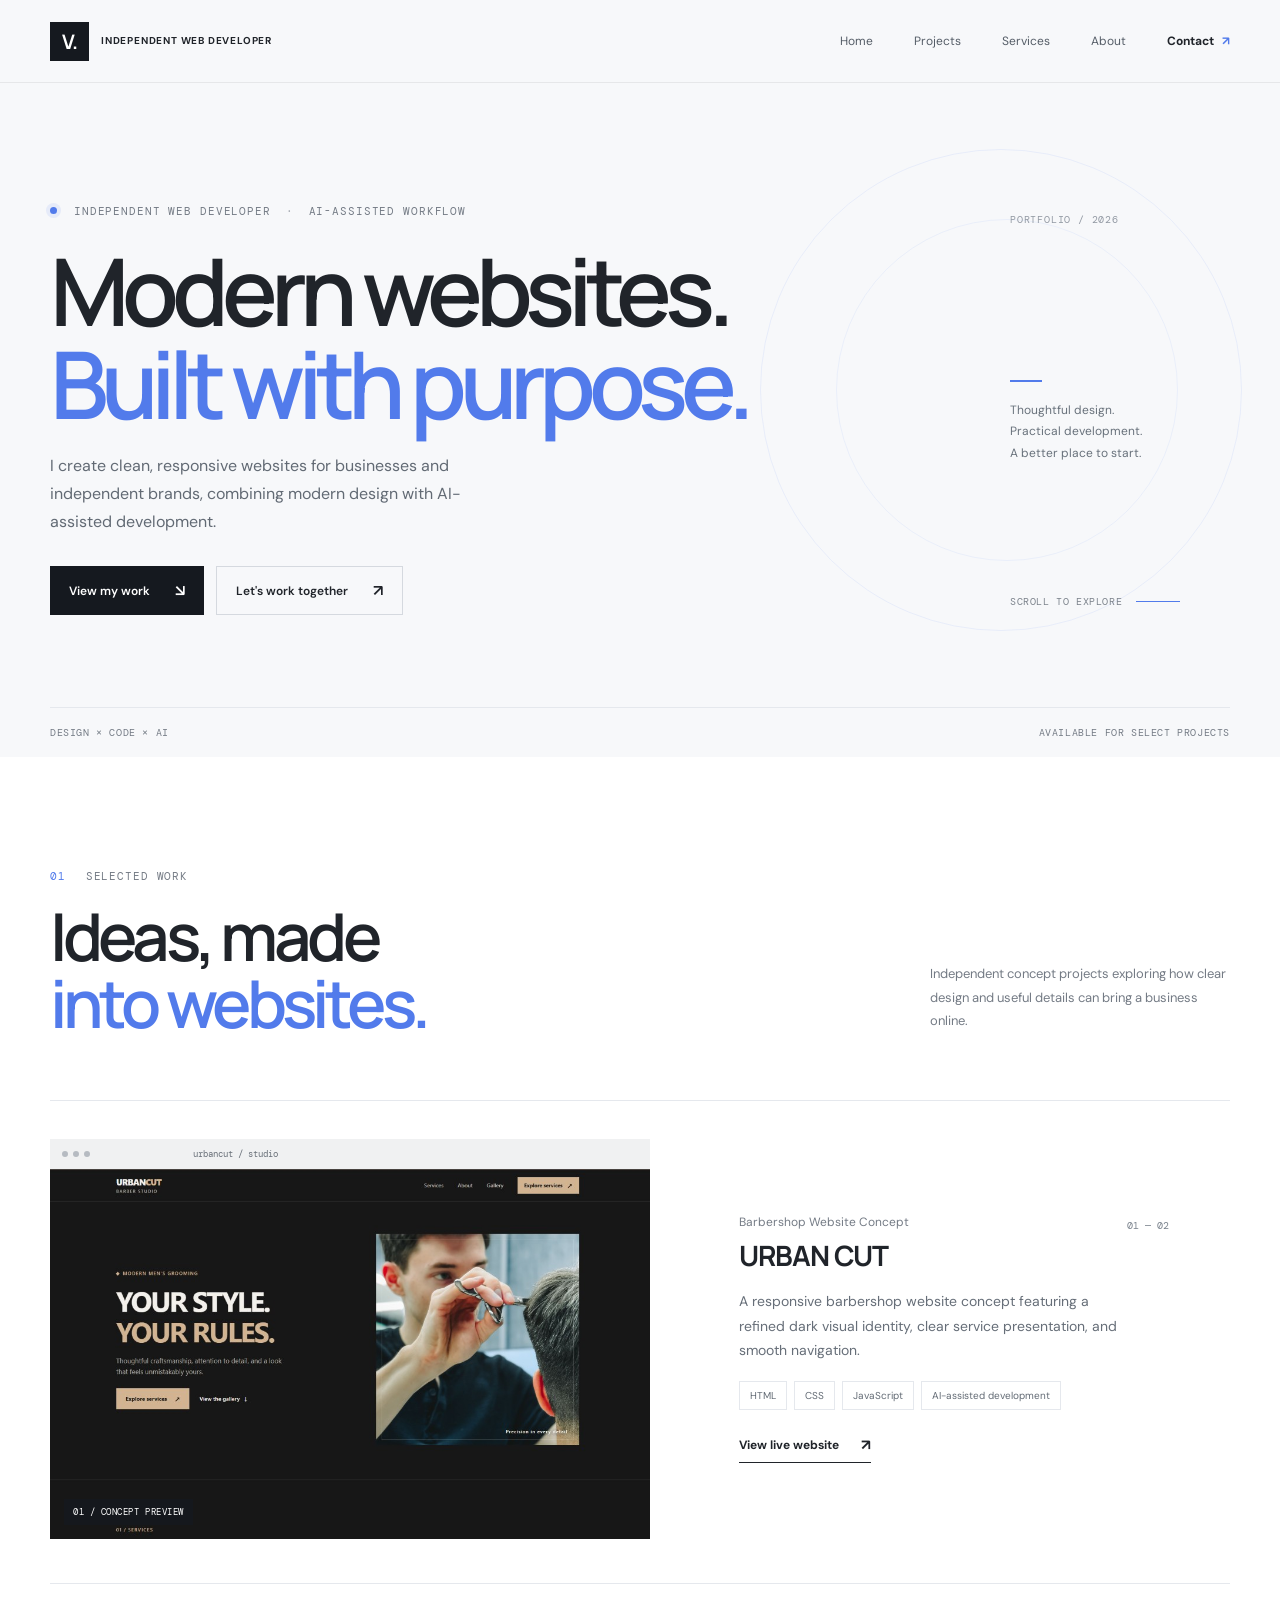
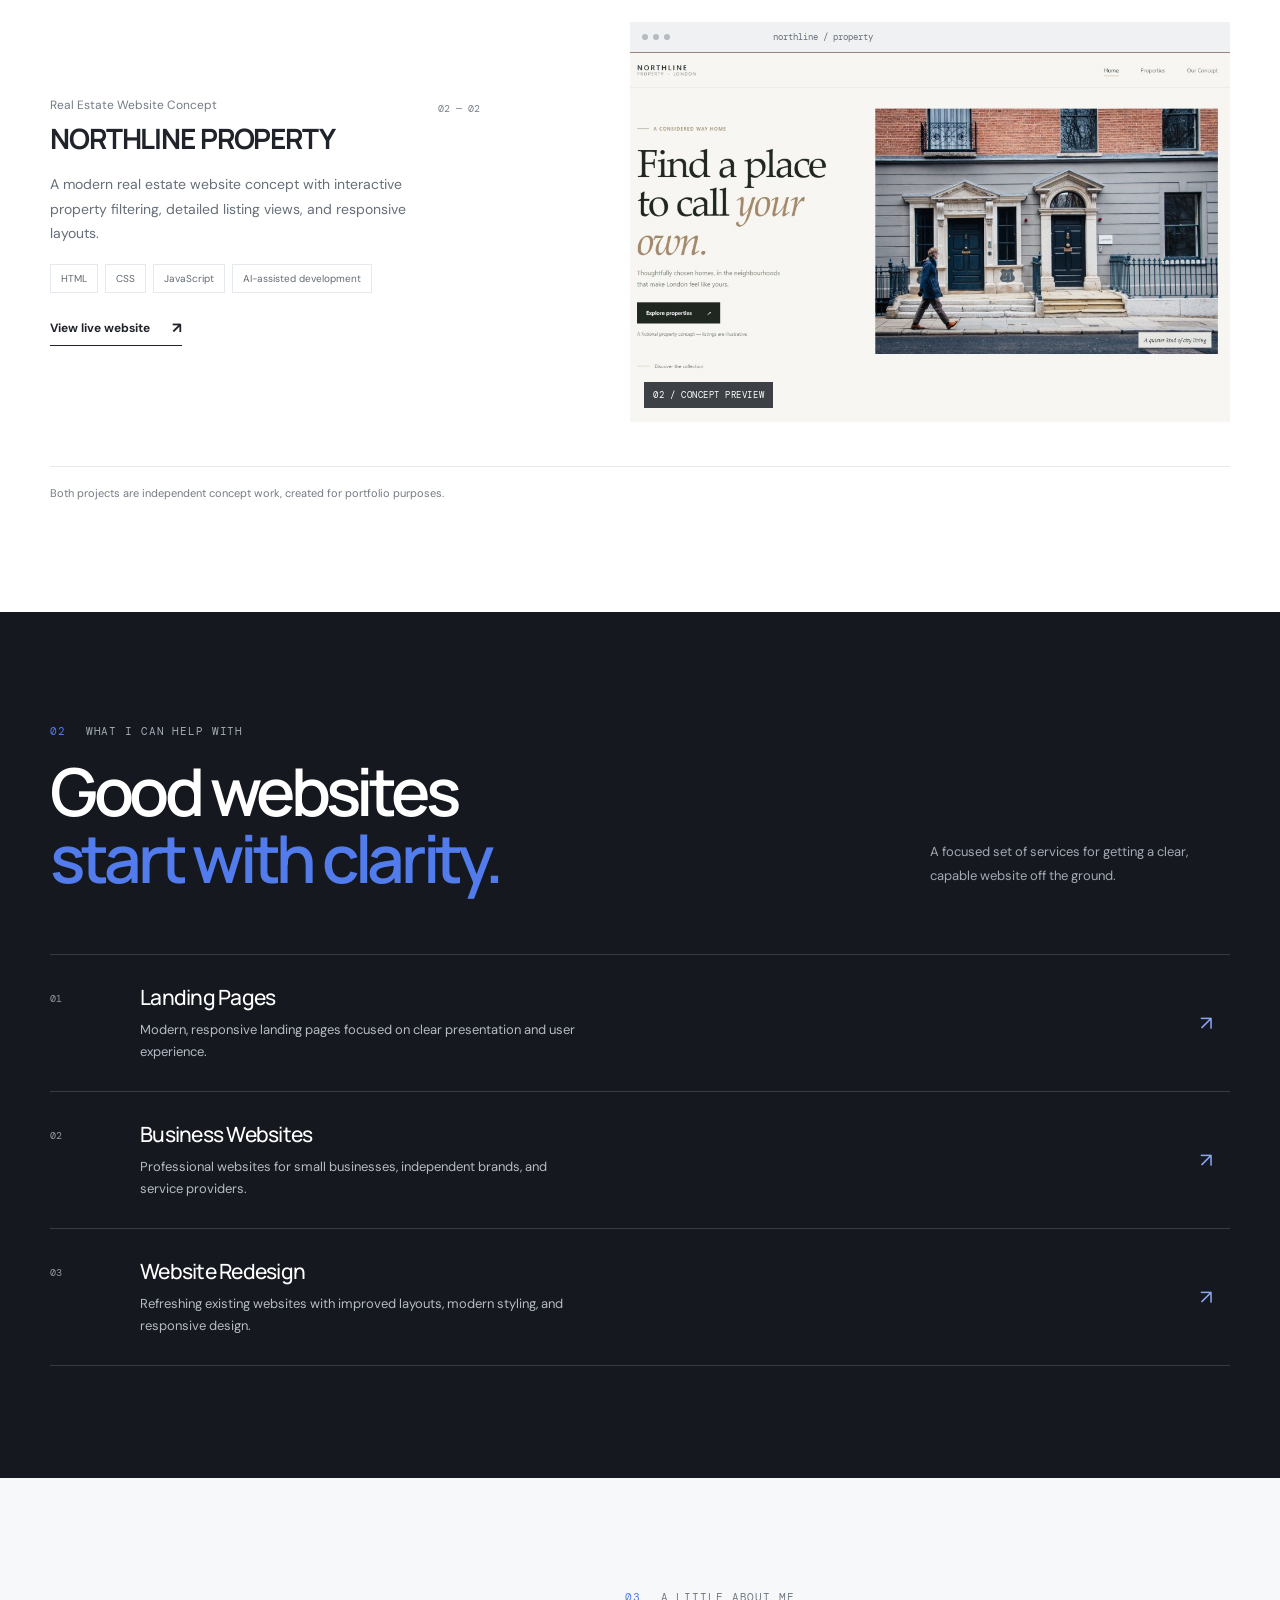
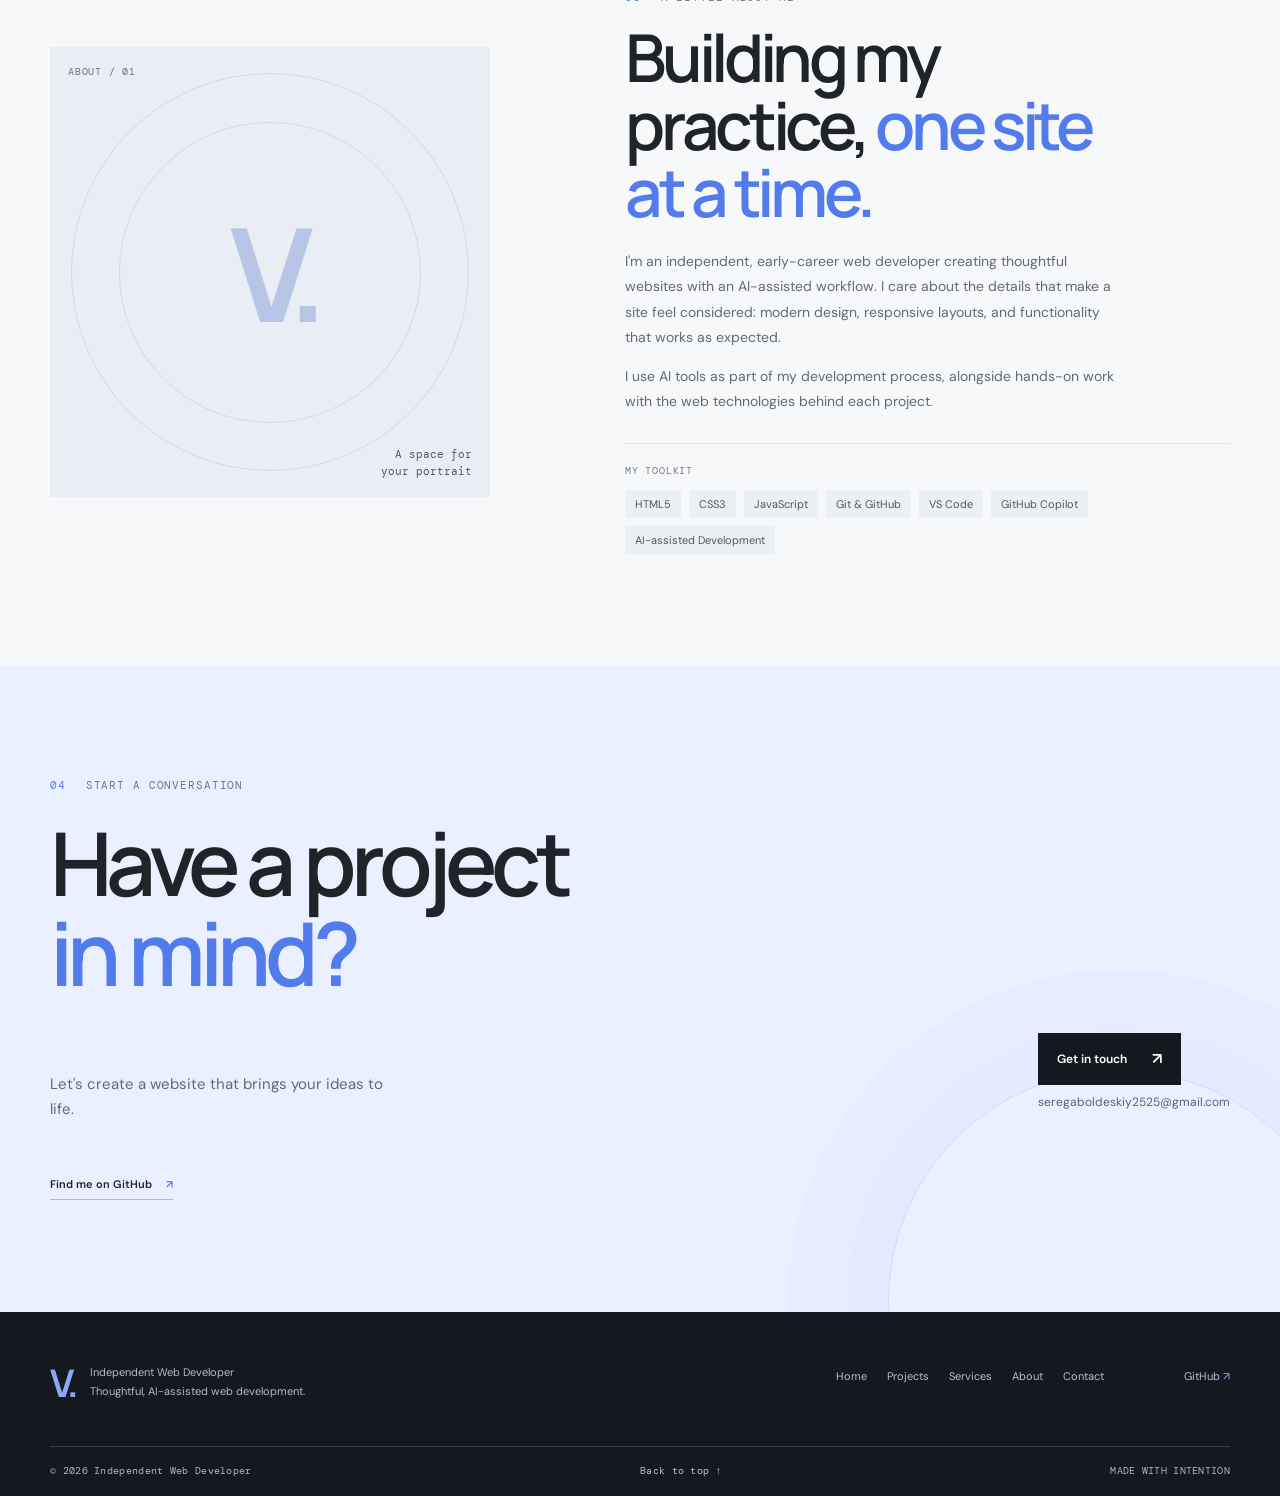
<file: index.html>
<!doctype html>
<html lang="en">
  <head>
    <meta charset="utf-8">
    <meta name="viewport" content="width=device-width, initial-scale=1">
    <meta name="theme-color" content="#f7f8fa">
    <meta name="description" content="Independent AI-assisted web developer creating clean, responsive websites for businesses and independent brands.">
    <meta property="og:type" content="website">
    <meta property="og:title" content="Independent Web Developer — Modern websites, thoughtfully built.">
    <meta property="og:description" content="Clean, responsive websites for businesses and independent brands, combining modern design with AI-assisted development.">
    <title>Independent Web Developer — Modern websites, thoughtfully built.</title>
    <link rel="stylesheet" href="style.css">
    <script src="script.js" defer></script>
  </head>
  <body>
    <a class="skip-link" href="#main">Skip to content</a>

    <header class="site-header">
      <div class="header-inner container">
        <a class="wordmark" href="#home" aria-label="Portfolio home">
          <span class="wordmark-mark" data-brand-mark aria-hidden="true">V.</span>
          <span class="wordmark-label" data-brand-name>Independent<br>Web Developer</span>
        </a>
        <button class="menu-toggle" type="button" aria-expanded="false" aria-controls="primary-navigation" aria-label="Open navigation">
          <span></span><span></span>
        </button>
        <nav class="primary-nav" id="primary-navigation" aria-label="Main navigation">
          <a href="#home">Home</a>
          <a href="#projects">Projects</a>
          <a href="#services">Services</a>
          <a href="#about">About</a>
          <a class="nav-contact" href="#contact">Contact <span aria-hidden="true">↗</span></a>
        </nav>
      </div>
    </header>

    <main id="main">
      <section class="hero section-shell" id="home" aria-labelledby="hero-title">
        <div class="hero-grid container">
          <div class="hero-copy" data-reveal>
            <p class="eyebrow"><span class="status-dot"></span> Independent Web Developer <span class="eyebrow-separator">·</span> AI-assisted workflow</p>
            <h1 id="hero-title">Modern websites.<br><span>Built with purpose.</span></h1>
            <p class="hero-description">I create clean, responsive websites for businesses and independent brands, combining modern design with AI-assisted development.</p>
            <div class="hero-actions">
              <a class="button button-dark" href="#projects">View my work <span aria-hidden="true">↘</span></a>
              <a class="button button-outline" href="#contact">Let's work together <span aria-hidden="true">↗</span></a>
            </div>
          </div>
          <div class="hero-aside" data-reveal>
            <div class="aside-index">PORTFOLIO / 2026</div>
            <div class="hero-note">
              <span class="note-rule"></span>
              <p>Thoughtful design.<br>Practical development.<br>A better place to start.</p>
            </div>
            <a class="scroll-cue" href="#projects"><span>Scroll to explore</span><span class="scroll-line" aria-hidden="true"></span></a>
          </div>
        </div>
        <div class="hero-bottom container" aria-hidden="true"><span>DESIGN × CODE × AI</span><span>AVAILABLE FOR SELECT PROJECTS</span></div>
      </section>

      <section class="projects section-pad" id="projects" aria-labelledby="projects-title">
        <div class="container">
          <div class="section-heading" data-reveal>
            <div>
              <p class="eyebrow"><span class="section-number">01</span> Selected work</p>
              <h2 id="projects-title">Ideas, made<br><span>into websites.</span></h2>
            </div>
            <p class="section-intro">Independent concept projects exploring how clear design and useful details can bring a business online.</p>
          </div>

          <div class="project-list">
            <article class="project-card" data-reveal>
              <a class="project-visual urban-visual" href="https://urban-cut.se4ovichcld.workers.dev/" target="_blank" rel="noopener noreferrer" aria-label="View the URBAN CUT live website">
                <div class="browser-bar" aria-hidden="true"><span></span><span></span><span></span><i>urbancut / studio</i></div>
                <img class="project-preview-image" src="assets/urban-cut-preview.png" width="1280" height="630" alt="Screenshot of the URBAN CUT barbershop website concept" loading="lazy" decoding="async">
                <div class="urban-mockup" aria-hidden="true">
                  <span class="mockup-kicker">GROOMING, REFINED.</span>
                  <span class="mockup-title">URBAN<br>CUT<span>.</span></span>
                  <span class="mockup-link">BOOK YOUR CHAIR&nbsp; ↗</span>
                  <span class="mockup-side-label">EST. FOR THE CITY — 2025</span>
                </div>
                <span class="preview-caption">01 / CONCEPT PREVIEW</span>
              </a>
              <div class="project-details">
                <div class="project-title-line">
                  <div><p class="project-category">Barbershop Website Concept</p><h3>URBAN CUT</h3></div>
                  <span class="project-number">01 — 02</span>
                </div>
                <p class="project-description">A responsive barbershop website concept featuring a refined dark visual identity, clear service presentation, and smooth navigation.</p>
                <ul class="tech-list" aria-label="Technologies used">
                  <li>HTML</li><li>CSS</li><li>JavaScript</li><li>AI-assisted development</li>
                </ul>
                <a class="text-link" href="https://urban-cut.se4ovichcld.workers.dev/" target="_blank" rel="noopener noreferrer">View live website <span aria-hidden="true">↗</span></a>
              </div>
            </article>

            <article class="project-card project-card-reverse" data-reveal>
              <a class="project-visual northline-visual" href="https://northline-property.se4ovichcld.workers.dev/" target="_blank" rel="noopener noreferrer" aria-label="View the NORTHLINE PROPERTY live website">
                <div class="browser-bar" aria-hidden="true"><span></span><span></span><span></span><i>northline / property</i></div>
                <img class="project-preview-image" src="assets/northline-preview.png" width="1280" height="631" alt="Screenshot of the NORTHLINE PROPERTY real estate website concept" loading="lazy" decoding="async">
                <div class="northline-mockup" aria-hidden="true">
                  <div class="northline-nav">NORTHLINE <span>PROPERTY</span><i>MENU&nbsp; +</i></div>
                  <div class="northline-content"><span>FIND YOUR PLACE</span><strong>Space to<br>move forward.</strong><i>EXPLORE PROPERTIES&nbsp; ↗</i></div>
                  <div class="northline-footer">CURATED HOMES &nbsp; / &nbsp; A MORE PERSONAL SEARCH</div>
                </div>
                <span class="preview-caption">02 / CONCEPT PREVIEW</span>
              </a>
              <div class="project-details">
                <div class="project-title-line">
                  <div><p class="project-category">Real Estate Website Concept</p><h3>NORTHLINE PROPERTY</h3></div>
                  <span class="project-number">02 — 02</span>
                </div>
                <p class="project-description">A modern real estate website concept with interactive property filtering, detailed listing views, and responsive layouts.</p>
                <ul class="tech-list" aria-label="Technologies used">
                  <li>HTML</li><li>CSS</li><li>JavaScript</li><li>AI-assisted development</li>
                </ul>
                <a class="text-link" href="https://northline-property.se4ovichcld.workers.dev/" target="_blank" rel="noopener noreferrer">View live website <span aria-hidden="true">↗</span></a>
              </div>
            </article>
          </div>
          <p class="project-disclaimer">Both projects are independent concept work, created for portfolio purposes.</p>
        </div>
      </section>

      <section class="services section-pad" id="services" aria-labelledby="services-title">
        <div class="container">
          <div class="section-heading section-heading-light" data-reveal>
            <div><p class="eyebrow"><span class="section-number">02</span> What I can help with</p><h2 id="services-title">Good websites<br><span>start with clarity.</span></h2></div>
            <p class="section-intro">A focused set of services for getting a clear, capable website off the ground.</p>
          </div>
          <div class="service-list">
            <article class="service-item" data-reveal><span class="service-number">01</span><div><h3>Landing Pages</h3><p>Modern, responsive landing pages focused on clear presentation and user experience.</p></div><span class="service-arrow" aria-hidden="true">↗</span></article>
            <article class="service-item" data-reveal><span class="service-number">02</span><div><h3>Business Websites</h3><p>Professional websites for small businesses, independent brands, and service providers.</p></div><span class="service-arrow" aria-hidden="true">↗</span></article>
            <article class="service-item" data-reveal><span class="service-number">03</span><div><h3>Website Redesign</h3><p>Refreshing existing websites with improved layouts, modern styling, and responsive design.</p></div><span class="service-arrow" aria-hidden="true">↗</span></article>
          </div>
        </div>
      </section>

      <section class="about section-pad" id="about" aria-labelledby="about-title">
        <div class="container about-grid">
          <div class="about-visual" data-reveal>
            <div class="photo-placeholder" role="img" aria-label="Placeholder for a personal photograph">
              <span class="photo-monogram" data-brand-mark aria-hidden="true">V.</span>
              <span class="photo-note">A space for<br>your portrait</span>
              <span class="photo-index">ABOUT / 01</span>
            </div>
          </div>
          <div class="about-copy" data-reveal>
            <p class="eyebrow"><span class="section-number">03</span> A little about me</p>
            <h2 id="about-title">Building my<br>practice, <span>one site<br>at a time.</span></h2>
            <p class="about-description">I'm an independent, early-career web developer creating thoughtful websites with an AI-assisted workflow. I care about the details that make a site feel considered: modern design, responsive layouts, and functionality that works as expected.</p>
            <p class="about-description">I use AI tools as part of my development process, alongside hands-on work with the web technologies behind each project.</p>
            <div class="toolkit">
              <p class="toolkit-label">MY TOOLKIT</p>
              <ul class="tool-list">
                <li>HTML5</li><li>CSS3</li><li>JavaScript</li><li>Git &amp; GitHub</li><li>VS Code</li><li>GitHub Copilot</li><li>AI-assisted Development</li>
              </ul>
            </div>
          </div>
        </div>
      </section>

      <section class="contact section-pad" id="contact" aria-labelledby="contact-title">
        <div class="container contact-inner" data-reveal>
          <p class="eyebrow"><span class="section-number">04</span> Start a conversation</p>
          <h2 id="contact-title">Have a project<br><span>in mind?</span></h2>
          <div class="contact-bottom">
            <p>Let's create a website that brings your ideas to life.</p>
            <div class="contact-action">
              <span class="contact-email-placeholder">Email contact details will be added soon.</span>
              <p class="contact-note" hidden></p>
              <div class="optional-contact-links"></div>
            </div>
          </div>
          <a class="contact-github" href="https://github.com/V3nd3tta7" target="_blank" rel="noopener noreferrer">Find me on GitHub <span aria-hidden="true">↗</span></a>
        </div>
      </section>
    </main>

    <footer class="site-footer">
      <div class="container footer-main">
        <div class="footer-brand"><a class="footer-wordmark" href="#home" aria-label="Portfolio home"><span data-brand-mark>V.</span></a><p><span data-brand-name>Independent Web Developer</span><br>Thoughtful, AI-assisted web development.</p></div>
        <nav class="footer-nav" aria-label="Footer navigation"><a href="#home">Home</a><a href="#projects">Projects</a><a href="#services">Services</a><a href="#about">About</a><a href="#contact">Contact</a></nav>
        <a class="footer-github" href="https://github.com/V3nd3tta7" target="_blank" rel="noopener noreferrer">GitHub <span aria-hidden="true">↗</span></a>
      </div>
      <div class="container footer-bottom"><span>© <span id="current-year">2026</span> <span data-brand-name>Independent Web Developer</span></span><a href="#home">Back to top ↑</a><span>MADE WITH INTENTION</span></div>
    </footer>
  </body>
</html>
</file>
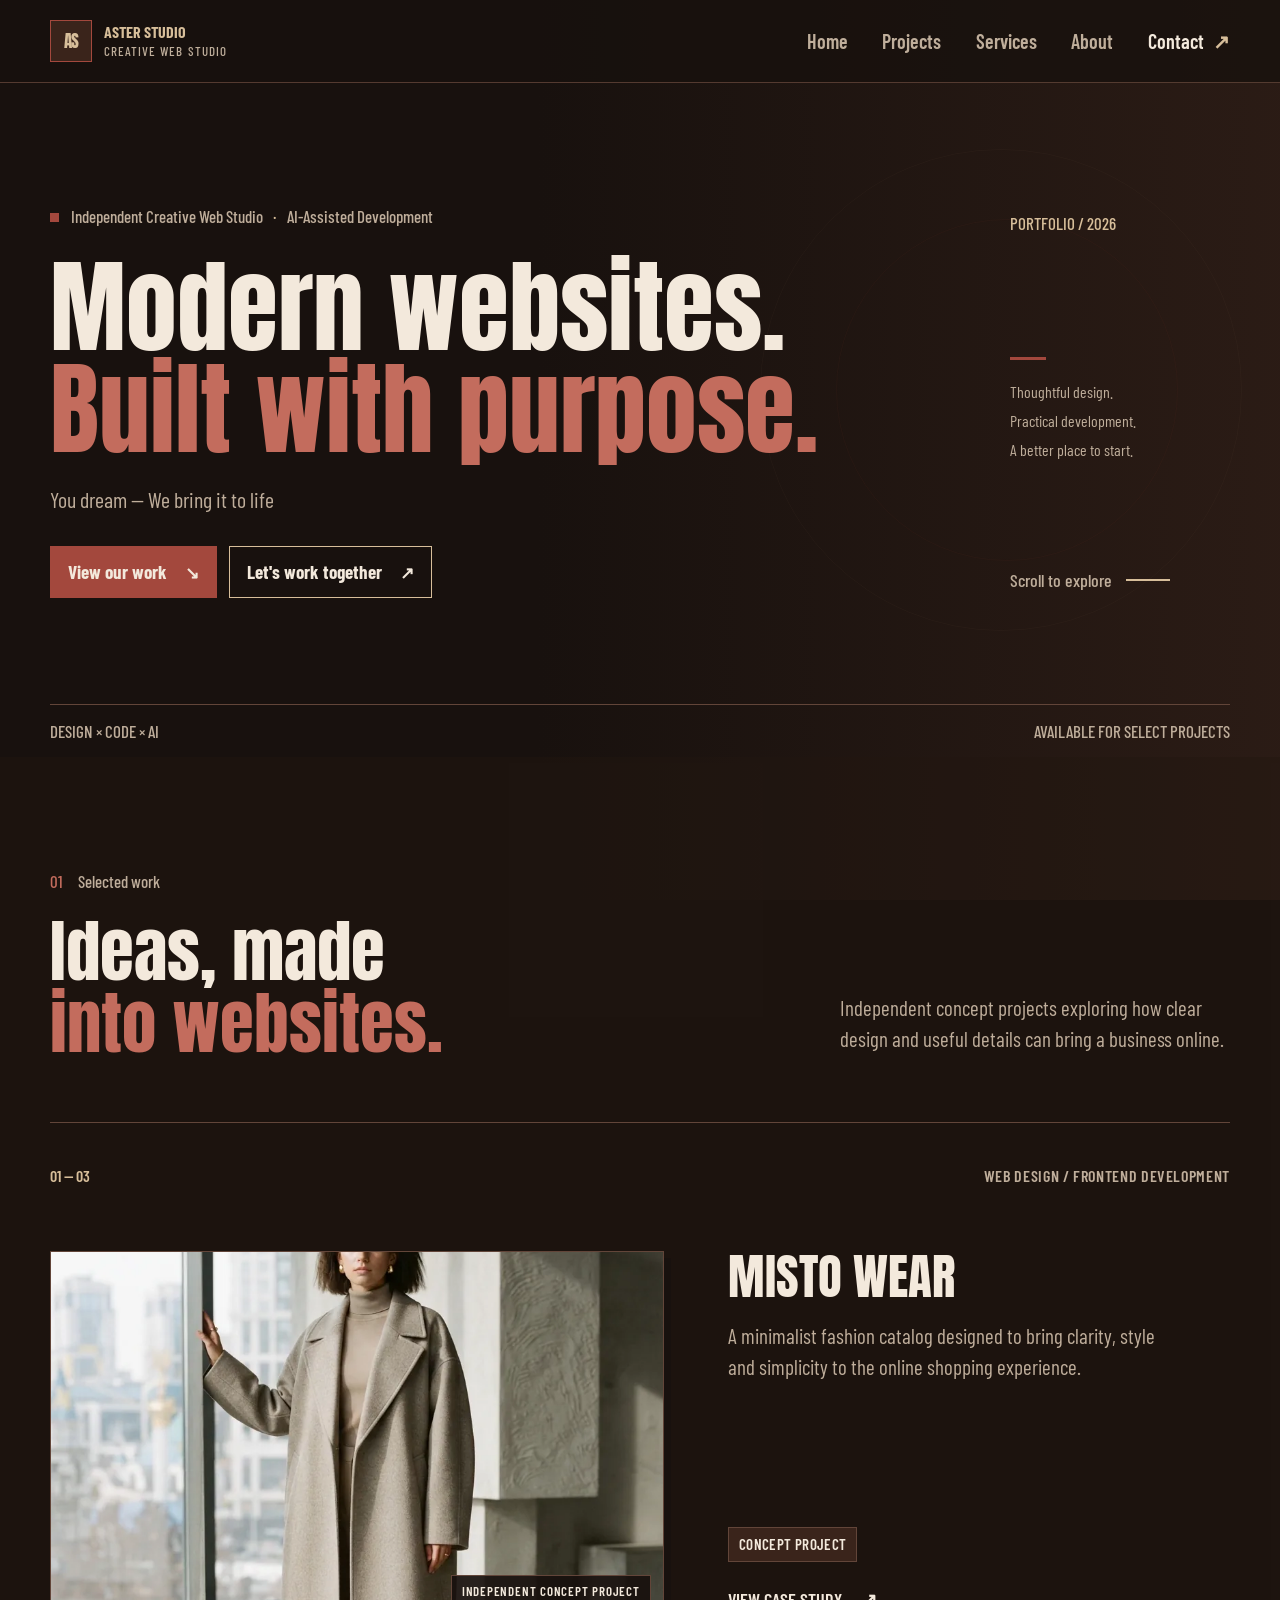
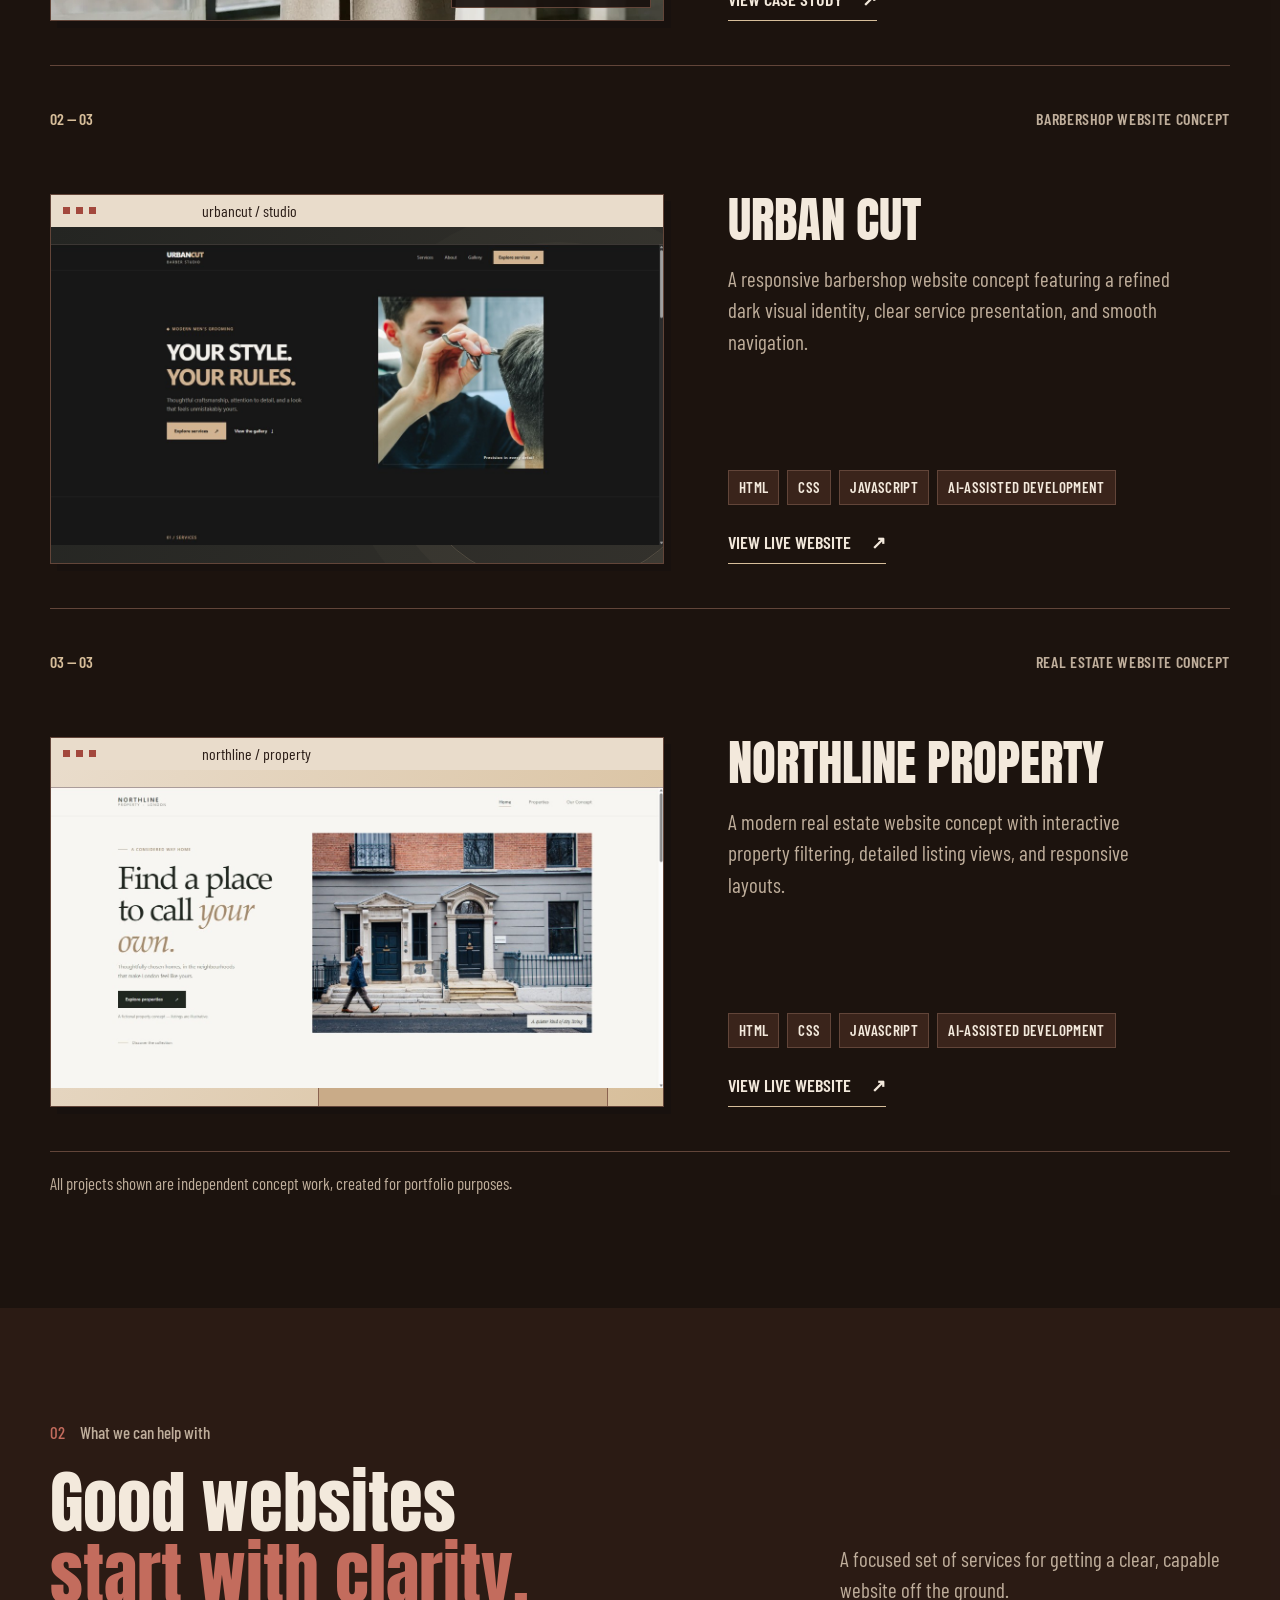
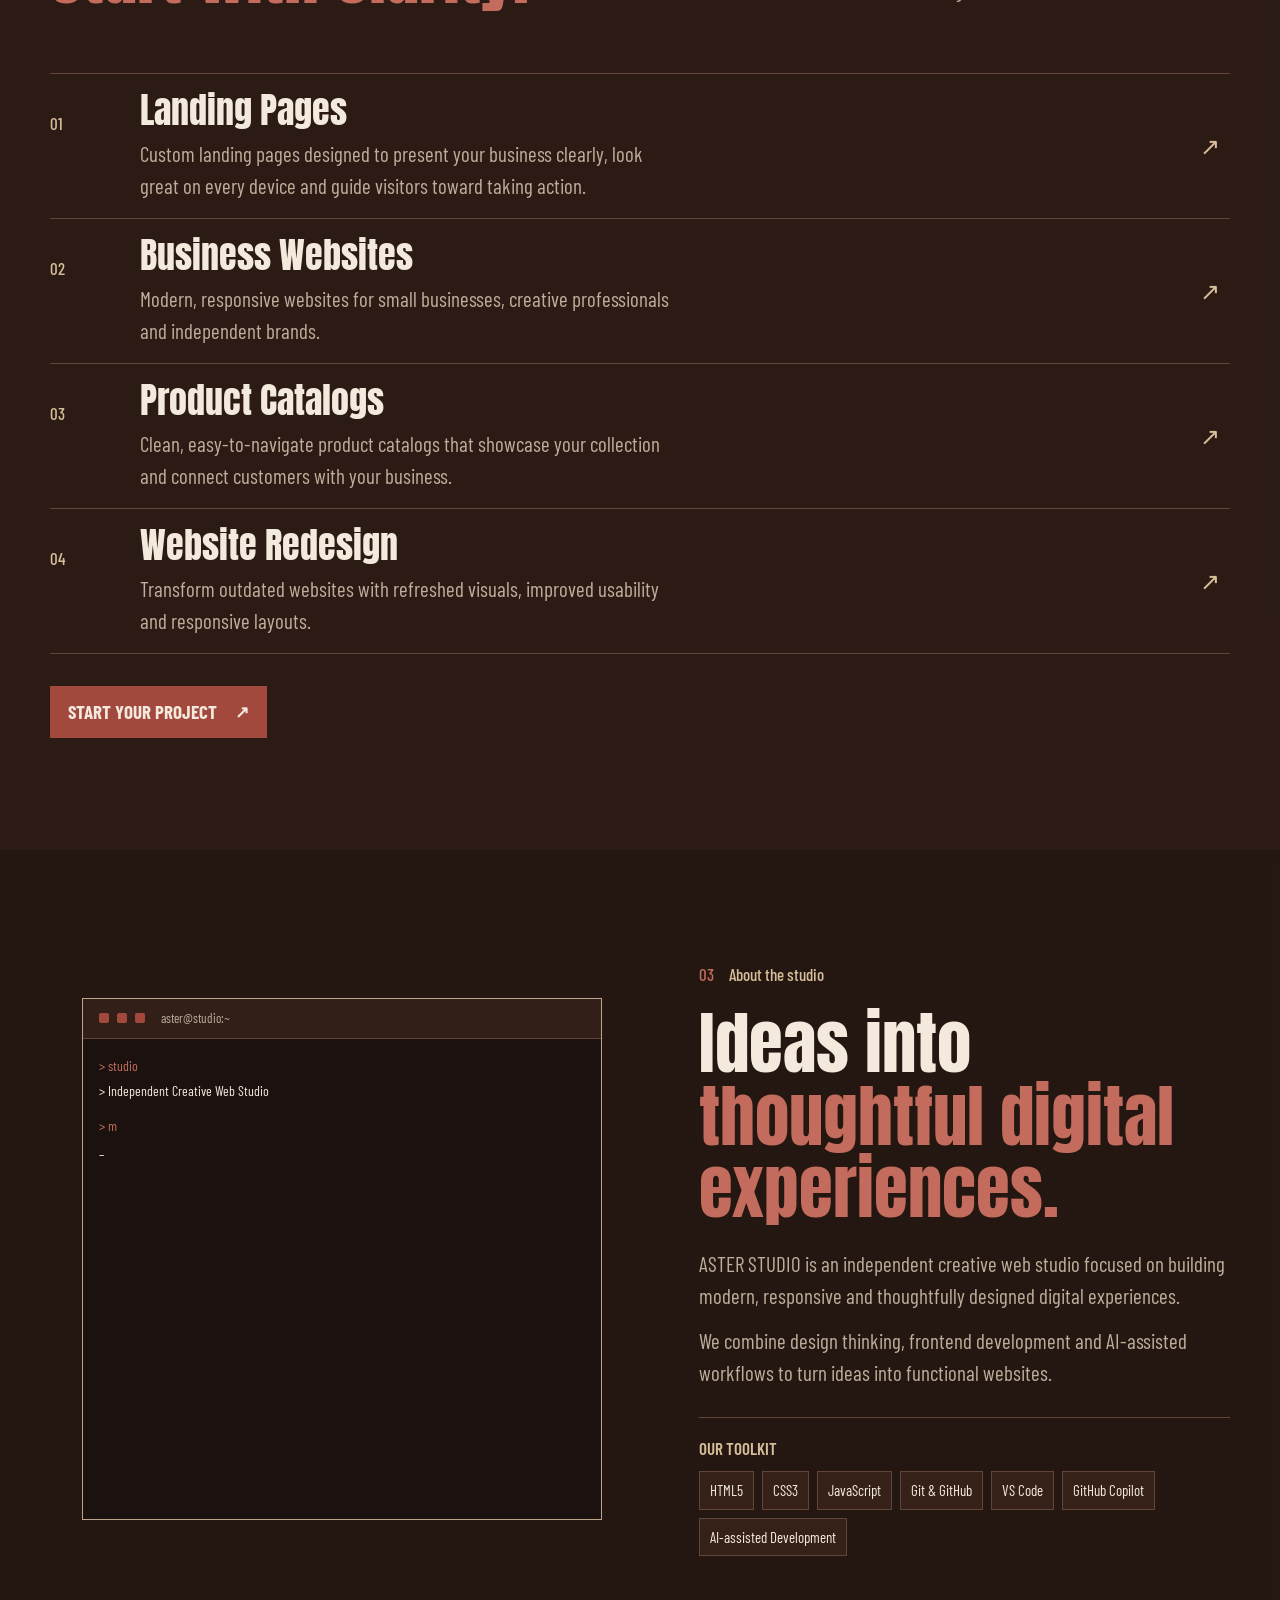
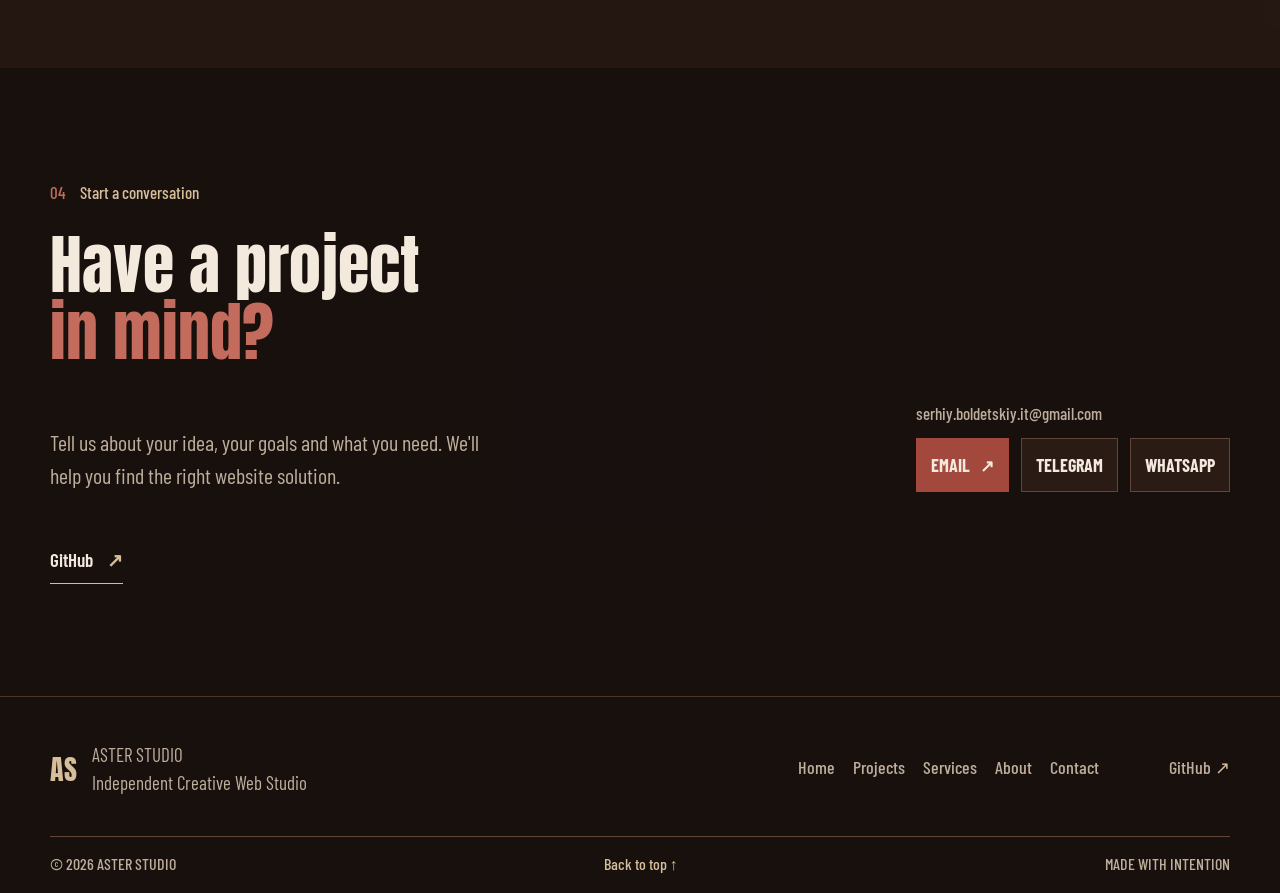
<file: public/index.html>
<!doctype html>
<html lang="en">
  <head>
    <meta charset="utf-8">
    <meta name="viewport" content="width=device-width, initial-scale=1">
    <meta name="theme-color" content="#18110e">
    <meta name="description" content="ASTER STUDIO is an independent creative web studio building modern, responsive and thoughtfully designed digital experiences.">
    <link rel="canonical" href="https://developer-portfolio.se4ovichcld.workers.dev/">
    <meta property="og:type" content="website">
    <meta property="og:url" content="https://developer-portfolio.se4ovichcld.workers.dev/">
    <meta property="og:title" content="ASTER STUDIO | Creative Web Studio">
    <meta property="og:description" content="ASTER STUDIO is an independent creative web studio building modern, responsive and thoughtfully designed digital experiences.">
    <meta property="og:image" content="https://developer-portfolio.se4ovichcld.workers.dev/assets/social/aster-studio-social.jpg">
    <meta property="og:image:type" content="image/jpeg">
    <meta property="og:image:width" content="1200">
    <meta property="og:image:height" content="630">
    <meta property="og:image:alt" content="ASTER STUDIO portfolio with an editorial MISTO WEAR campaign image.">
    <meta name="twitter:card" content="summary_large_image">
    <meta name="twitter:title" content="ASTER STUDIO | Creative Web Studio">
    <meta name="twitter:description" content="ASTER STUDIO is an independent creative web studio building modern, responsive and thoughtfully designed digital experiences.">
    <meta name="twitter:image" content="https://developer-portfolio.se4ovichcld.workers.dev/assets/social/aster-studio-social.jpg">
    <meta name="twitter:image:alt" content="ASTER STUDIO portfolio with an editorial MISTO WEAR campaign image.">
    <title>ASTER STUDIO | Creative Web Studio</title>
    <link rel="icon" type="image/svg+xml" href="favicon.svg">
    <link rel="preconnect" href="https://fonts.googleapis.com">
    <link rel="preconnect" href="https://fonts.gstatic.com" crossorigin>
    <link href="https://fonts.googleapis.com/css2?family=Anton&family=Barlow+Condensed:wght@400;500;600;700;800&display=swap" rel="stylesheet">
    <link rel="stylesheet" href="style.css">
    <script src="script.js" defer></script>
  </head>
  <body>
    <div class="site-video-background" aria-hidden="true">
      <video class="site-video" autoplay muted loop playsinline preload="none" tabindex="-1" data-src="assets/coding-loop.mp4"></video>
      <div class="site-video-overlay"></div>
    </div>
    <a class="skip-link" href="#main">Skip to content</a>

    <header class="site-header">
      <div class="header-inner container">
        <a class="wordmark" href="#home" aria-label="ASTER STUDIO home">
          <span class="wordmark-mark" data-brand-mark aria-hidden="true">AS</span>
          <span class="wordmark-label"><span data-brand-name>ASTER STUDIO</span><span class="wordmark-title">Creative Web Studio</span></span>
        </a>
        <button class="menu-toggle" type="button" aria-expanded="false" aria-controls="primary-navigation" aria-label="Open navigation">
          <span></span><span></span>
        </button>
        <nav class="primary-nav" id="primary-navigation" aria-label="Main navigation">
          <a href="#home">Home</a>
          <a href="#projects">Projects</a>
          <a href="#services">Services</a>
          <a href="#about">About</a>
          <a class="nav-contact" href="#contact">Contact <span aria-hidden="true">↗</span></a>
        </nav>
      </div>
    </header>

    <main id="main">
      <section class="hero section-shell" id="home" aria-labelledby="hero-title">
        <div class="hero-grid container">
          <div class="hero-copy" data-reveal>
            <p class="eyebrow"><span class="status-dot"></span> Independent Creative Web Studio <span class="eyebrow-separator">·</span> AI-Assisted Development</p>
            <h1 id="hero-title">Modern websites.<br><span>Built with purpose.</span></h1>
            <p class="hero-description">You dream — We bring it to life</p>
            <div class="hero-actions">
              <a class="button button-dark" href="#projects">View our work <span aria-hidden="true">↘</span></a>
              <a class="button button-outline" href="#contact">Let's work together <span aria-hidden="true">↗</span></a>
            </div>
          </div>
          <div class="hero-aside" data-reveal>
            <div class="aside-index">PORTFOLIO / 2026</div>
            <div class="hero-note">
              <span class="note-rule"></span>
              <p>Thoughtful design.<br>Practical development.<br>A better place to start.</p>
            </div>
            <a class="scroll-cue" href="#projects"><span>Scroll to explore</span><span class="scroll-line" aria-hidden="true"></span></a>
          </div>
        </div>
        <div class="hero-bottom container" aria-hidden="true"><span>DESIGN × CODE × AI</span><span>AVAILABLE FOR SELECT PROJECTS</span></div>
      </section>

      <section class="projects section-pad" id="projects" aria-labelledby="projects-title">
        <div class="container">
          <div class="section-heading" data-reveal>
            <div>
              <p class="eyebrow"><span class="section-number">01</span> Selected work</p>
              <h2 id="projects-title">Ideas, made<br><span>into websites.</span></h2>
            </div>
            <p class="section-intro">Independent concept projects exploring how clear design and useful details can bring a business online.</p>
          </div>

          <div class="project-list">
            <article class="project-card" data-reveal>
              <div class="project-meta"><span class="project-number">01 — 03</span><p class="project-category">WEB DESIGN / FRONTEND DEVELOPMENT</p></div>
              <div class="project-visual misto-project-visual">
                <img src="assets/misto-wear-campaign-hero.webp" width="896" height="1200" alt="MISTO WEAR campaign photograph featuring a model in a long taupe coat" loading="lazy" decoding="async">
                <span class="misto-project-label">INDEPENDENT CONCEPT PROJECT</span>
              </div>
              <div class="project-details">
                <h3>MISTO WEAR</h3>
                <p class="project-description">A minimalist fashion catalog designed to bring clarity, style and simplicity to the online shopping experience.</p>
                <ul class="tech-list" aria-label="Project type"><li>CONCEPT PROJECT</li></ul>
                <a class="text-link" href="projects/misto-wear.html">VIEW CASE STUDY <span aria-hidden="true">↗</span></a>
              </div>
            </article>

            <article class="project-card" data-reveal>
              <div class="project-meta"><span class="project-number">02 — 03</span><p class="project-category">Barbershop Website Concept</p></div>
              <div class="project-visual urban-visual" data-carousel data-project-name="URBAN CUT" data-project-url="https://urban-cut.se4ovichcld.workers.dev/" role="region" aria-label="URBAN CUT project screenshots" aria-roledescription="carousel">
                <div class="browser-bar" aria-hidden="true"><span></span><span></span><span></span><i>urbancut / studio</i></div>
                <a class="carousel-slide is-active" href="https://urban-cut.se4ovichcld.workers.dev/" target="_blank" rel="noopener noreferrer" aria-label="Open the URBAN CUT live website">
                  <img class="project-preview-image" src="assets/urban-cut-preview.png" width="1280" height="630" alt="URBAN CUT homepage with a barber at work" loading="lazy" decoding="async">
                </a>
                <div class="urban-mockup" aria-hidden="true">
                  <span class="mockup-kicker">GROOMING, REFINED.</span>
                  <span class="mockup-title">URBAN<br>CUT<span>.</span></span>
                  <span class="mockup-link">BOOK YOUR CHAIR&nbsp; ↗</span>
                  <span class="mockup-side-label">EST. FOR THE CITY — 2025</span>
                </div>
                <script type="application/json" class="carousel-data">[
                  {"src":"assets/urban-cut-preview.png","alt":"URBAN CUT homepage with a barber at work"},
                  {"src":"assets/urban-cut-02.png","alt":"URBAN CUT services page listing haircut, beard trim, styling, and other services"},
                  {"src":"assets/urban-cut-03.png","alt":"URBAN CUT approach section describing attention to detail and consultation"},
                  {"src":"assets/urban-cut-04.png","alt":"URBAN CUT gallery page showing a selection of haircut and grooming photographs"},
                  {"src":"assets/urban-cut-05.png","alt":"URBAN CUT concept section with a link to explore the gallery"}
                ]</script>
              </div>
              <div class="project-details">
                <h3>URBAN CUT</h3>
                <p class="project-description">A responsive barbershop website concept featuring a refined dark visual identity, clear service presentation, and smooth navigation.</p>
                <ul class="tech-list" aria-label="Technologies used">
                  <li>HTML</li><li>CSS</li><li>JavaScript</li><li>AI-assisted development</li>
                </ul>
                <a class="text-link" href="https://urban-cut.se4ovichcld.workers.dev/" target="_blank" rel="noopener noreferrer">VIEW LIVE WEBSITE <span aria-hidden="true">↗</span></a>
              </div>
            </article>

            <article class="project-card" data-reveal>
              <div class="project-meta"><span class="project-number">03 — 03</span><p class="project-category">Real Estate Website Concept</p></div>
              <div class="project-visual northline-visual" data-carousel data-project-name="NORTHLINE PROPERTY" data-project-url="https://northline-property.se4ovichcld.workers.dev/" role="region" aria-label="NORTHLINE PROPERTY project screenshots" aria-roledescription="carousel">
                <div class="browser-bar" aria-hidden="true"><span></span><span></span><span></span><i>northline / property</i></div>
                <a class="carousel-slide is-active" href="https://northline-property.se4ovichcld.workers.dev/" target="_blank" rel="noopener noreferrer" aria-label="Open the NORTHLINE PROPERTY live website">
                  <img class="project-preview-image" src="assets/northline-preview.png" width="1280" height="631" alt="NORTHLINE PROPERTY homepage featuring a London townhouse" loading="lazy" decoding="async">
                </a>
                <div class="northline-mockup" aria-hidden="true">
                  <div class="northline-nav">NORTHLINE <span>PROPERTY</span><i>MENU&nbsp; +</i></div>
                  <div class="northline-content"><span>FIND YOUR PLACE</span><strong>Space to<br>move forward.</strong><i>EXPLORE PROPERTIES&nbsp; ↗</i></div>
                  <div class="northline-footer">CURATED HOMES &nbsp; / &nbsp; A MORE PERSONAL SEARCH</div>
                </div>
                <script type="application/json" class="carousel-data">[
                  {"src":"assets/northline-preview.png","alt":"NORTHLINE PROPERTY homepage featuring a London townhouse"},
                  {"src":"assets/northline-02.png","alt":"NORTHLINE PROPERTY collection page with property filters and listing cards"},
                  {"src":"assets/northline-03.png","alt":"NORTHLINE PROPERTY about section with a decorative property image and agency concept text"},
                  {"src":"assets/northline-04.png","alt":"NORTHLINE PROPERTY closing section with a property link and site footer"}
                ]</script>
              </div>
              <div class="project-details">
                <h3>NORTHLINE PROPERTY</h3>
                <p class="project-description">A modern real estate website concept with interactive property filtering, detailed listing views, and responsive layouts.</p>
                <ul class="tech-list" aria-label="Technologies used">
                  <li>HTML</li><li>CSS</li><li>JavaScript</li><li>AI-assisted development</li>
                </ul>
                <a class="text-link" href="https://northline-property.se4ovichcld.workers.dev/" target="_blank" rel="noopener noreferrer">VIEW LIVE WEBSITE <span aria-hidden="true">↗</span></a>
              </div>
            </article>
          </div>
          <p class="project-disclaimer">All projects shown are independent concept work, created for portfolio purposes.</p>
        </div>
      </section>

      <section class="services section-pad" id="services" aria-labelledby="services-title">
        <div class="container">
          <div class="section-heading section-heading-light" data-reveal>
            <div><p class="eyebrow"><span class="section-number">02</span> What we can help with</p><h2 id="services-title">Good websites<br><span>start with clarity.</span></h2></div>
            <p class="section-intro">A focused set of services for getting a clear, capable website off the ground.</p>
          </div>
          <div class="service-list">
            <article class="service-item" data-reveal><span class="service-number">01</span><div><h3>Landing Pages</h3><p>Custom landing pages designed to present your business clearly, look great on every device and guide visitors toward taking action.</p></div><span class="service-arrow" aria-hidden="true">↗</span></article>
            <article class="service-item" data-reveal><span class="service-number">02</span><div><h3>Business Websites</h3><p>Modern, responsive websites for small businesses, creative professionals and independent brands.</p></div><span class="service-arrow" aria-hidden="true">↗</span></article>
            <article class="service-item" data-reveal><span class="service-number">03</span><div><h3>Product Catalogs</h3><p>Clean, easy-to-navigate product catalogs that showcase your collection and connect customers with your business.</p></div><span class="service-arrow" aria-hidden="true">↗</span></article>
            <article class="service-item" data-reveal><span class="service-number">04</span><div><h3>Website Redesign</h3><p>Transform outdated websites with refreshed visuals, improved usability and responsive layouts.</p></div><span class="service-arrow" aria-hidden="true">↗</span></article>
          </div>
          <a class="button button-dark services-cta" href="#contact" data-reveal>START YOUR PROJECT <span aria-hidden="true">↗</span></a>
        </div>
      </section>

      <section class="about section-pad" id="about" aria-labelledby="about-title">
        <div class="container about-grid">
          <div class="about-visual" data-reveal>
            <div class="about-terminal" data-terminal aria-label="Studio introduction terminal">
              <div class="terminal-chrome" aria-hidden="true"><span></span><span></span><span></span><i>aster@studio:~</i></div>
              <pre class="terminal-output"><span data-terminal-lines></span><span class="terminal-cursor" aria-hidden="true">_</span></pre>
            </div>
          </div>
          <div class="about-copy" data-reveal>
            <p class="eyebrow"><span class="section-number">03</span> About the studio</p>
            <h2 id="about-title">Ideas into<br><span>thoughtful digital<br>experiences.</span></h2>
            <p class="about-description">ASTER STUDIO is an independent creative web studio focused on building modern, responsive and thoughtfully designed digital experiences.</p>
            <p class="about-description">We combine design thinking, frontend development and AI-assisted workflows to turn ideas into functional websites.</p>
            <div class="toolkit">
              <p class="toolkit-label">OUR TOOLKIT</p>
              <ul class="tool-list">
                <li>HTML5</li><li>CSS3</li><li>JavaScript</li><li>Git &amp; GitHub</li><li>VS Code</li><li>GitHub Copilot</li><li>AI-assisted Development</li>
              </ul>
            </div>
          </div>
        </div>
      </section>

      <section class="contact section-pad" id="contact" aria-labelledby="contact-title">
        <div class="container contact-inner" data-reveal>
          <p class="eyebrow"><span class="section-number">04</span> Start a conversation</p>
          <h2 id="contact-title">Have a project<br><span>in mind?</span></h2>
          <div class="contact-bottom">
            <p>Tell us about your idea, your goals and what you need. We'll help you find the right website solution.</p>
            <div class="contact-action">
              <span class="contact-email-placeholder">Get in touch using one of the options below.</span>
              <p class="contact-note" hidden></p>
              <div class="contact-buttons">
                <div class="optional-contact-links" aria-label="Additional contact options"></div>
              </div>
            </div>
          </div>
          <a class="contact-github" href="https://github.com/V3nd3tta7" target="_blank" rel="noopener noreferrer">GitHub <span aria-hidden="true">↗</span></a>
        </div>
      </section>
    </main>

    <footer class="site-footer">
      <div class="container footer-main">
        <div class="footer-brand"><a class="footer-wordmark" href="#home" aria-label="ASTER STUDIO home"><span data-brand-mark>AS</span></a><p><span data-brand-name>ASTER STUDIO</span><br>Independent Creative Web Studio</p></div>
        <nav class="footer-nav" aria-label="Footer navigation"><a href="#home">Home</a><a href="#projects">Projects</a><a href="#services">Services</a><a href="#about">About</a><a href="#contact">Contact</a></nav>
        <a class="footer-github" href="https://github.com/V3nd3tta7" target="_blank" rel="noopener noreferrer">GitHub <span aria-hidden="true">↗</span></a>
      </div>
      <div class="container footer-bottom"><span>© <span id="current-year">2026</span> <span data-brand-name>ASTER STUDIO</span></span><a href="#home">Back to top ↑</a><span>MADE WITH INTENTION</span></div>
    </footer>
  </body>
</html>
</file>
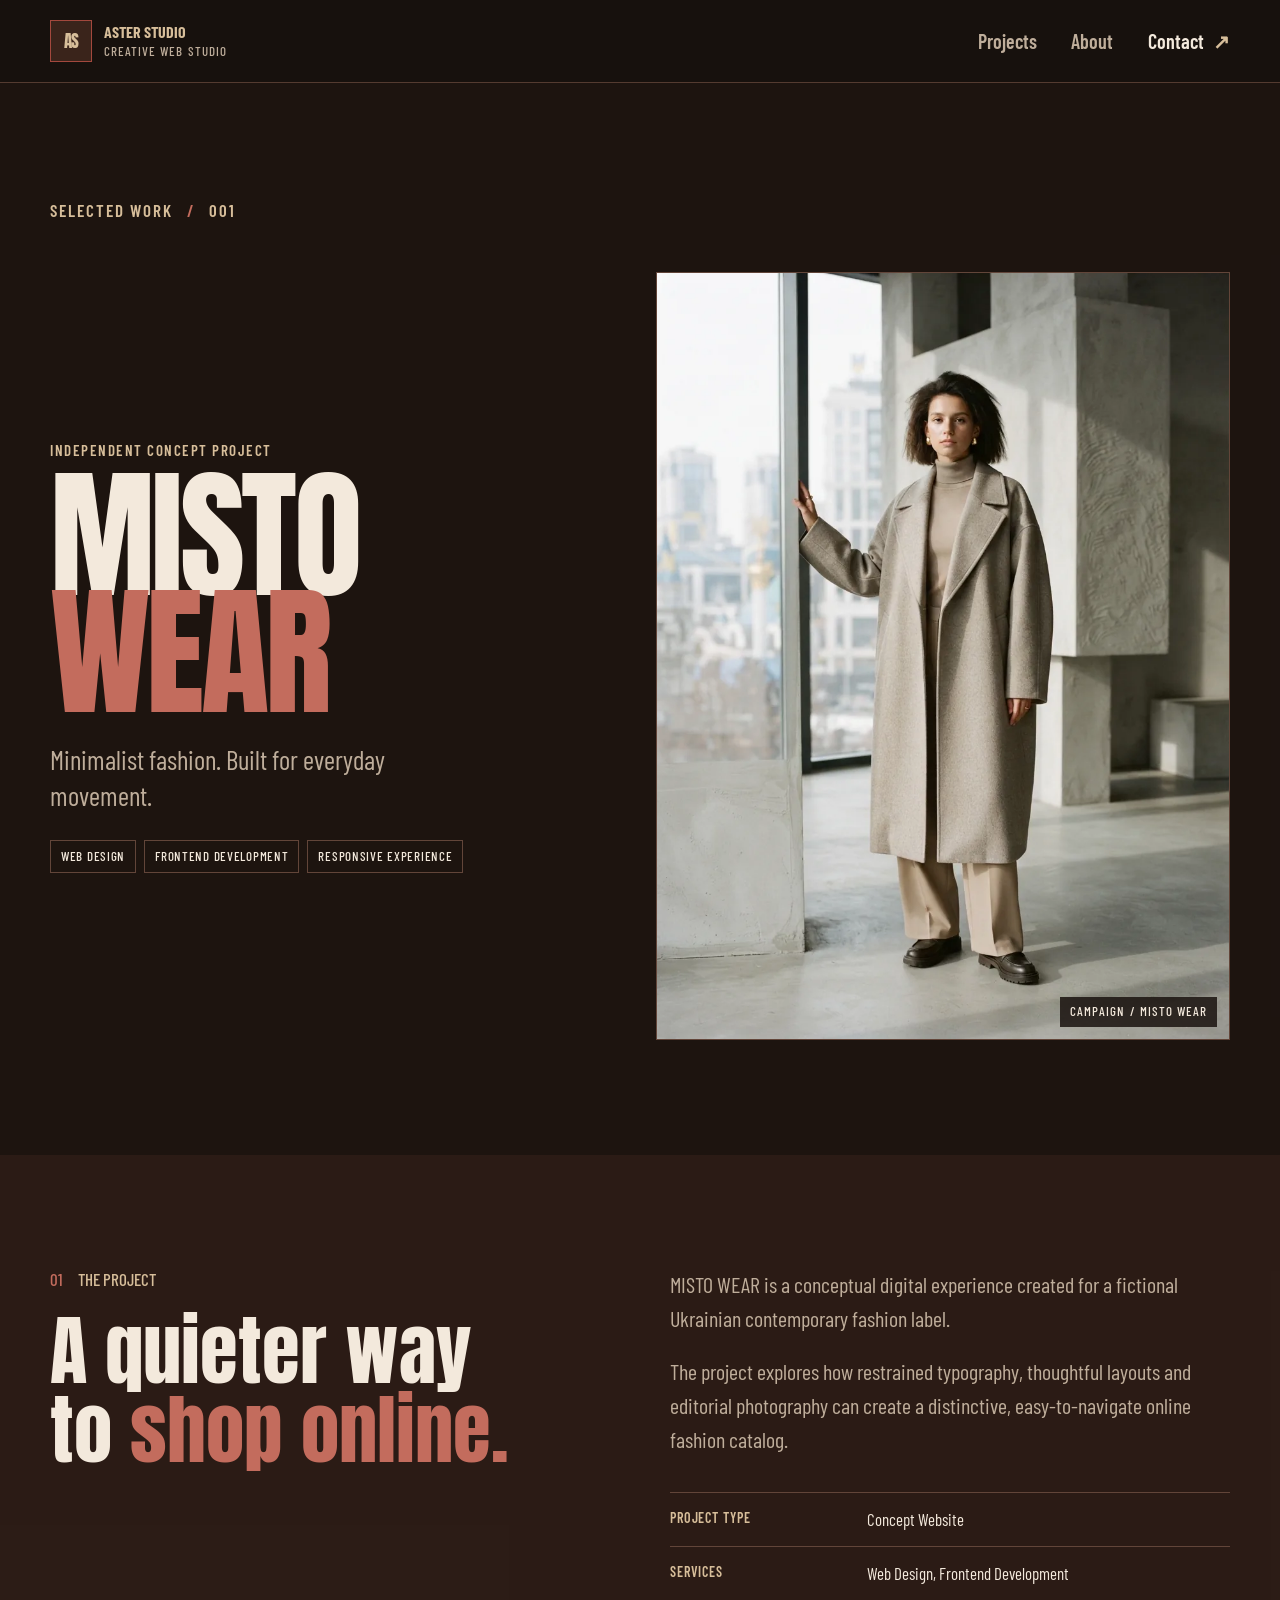
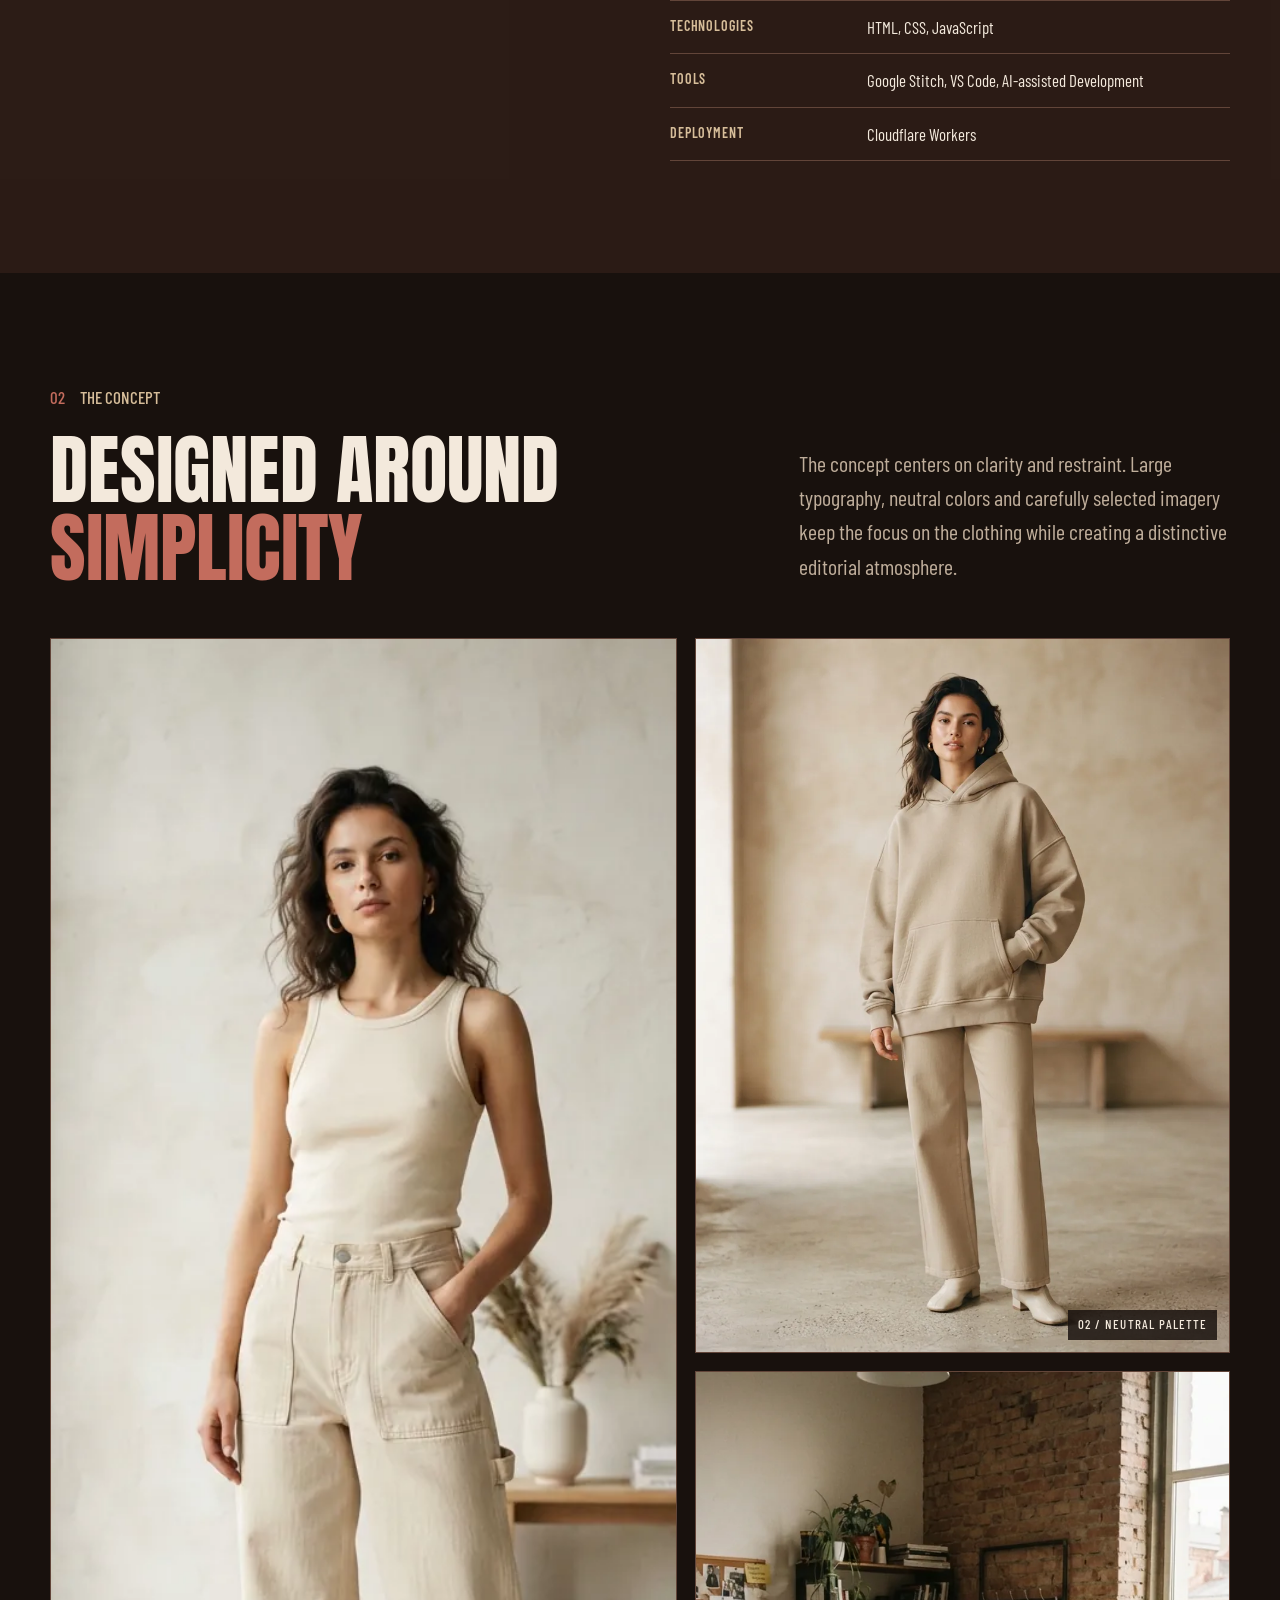
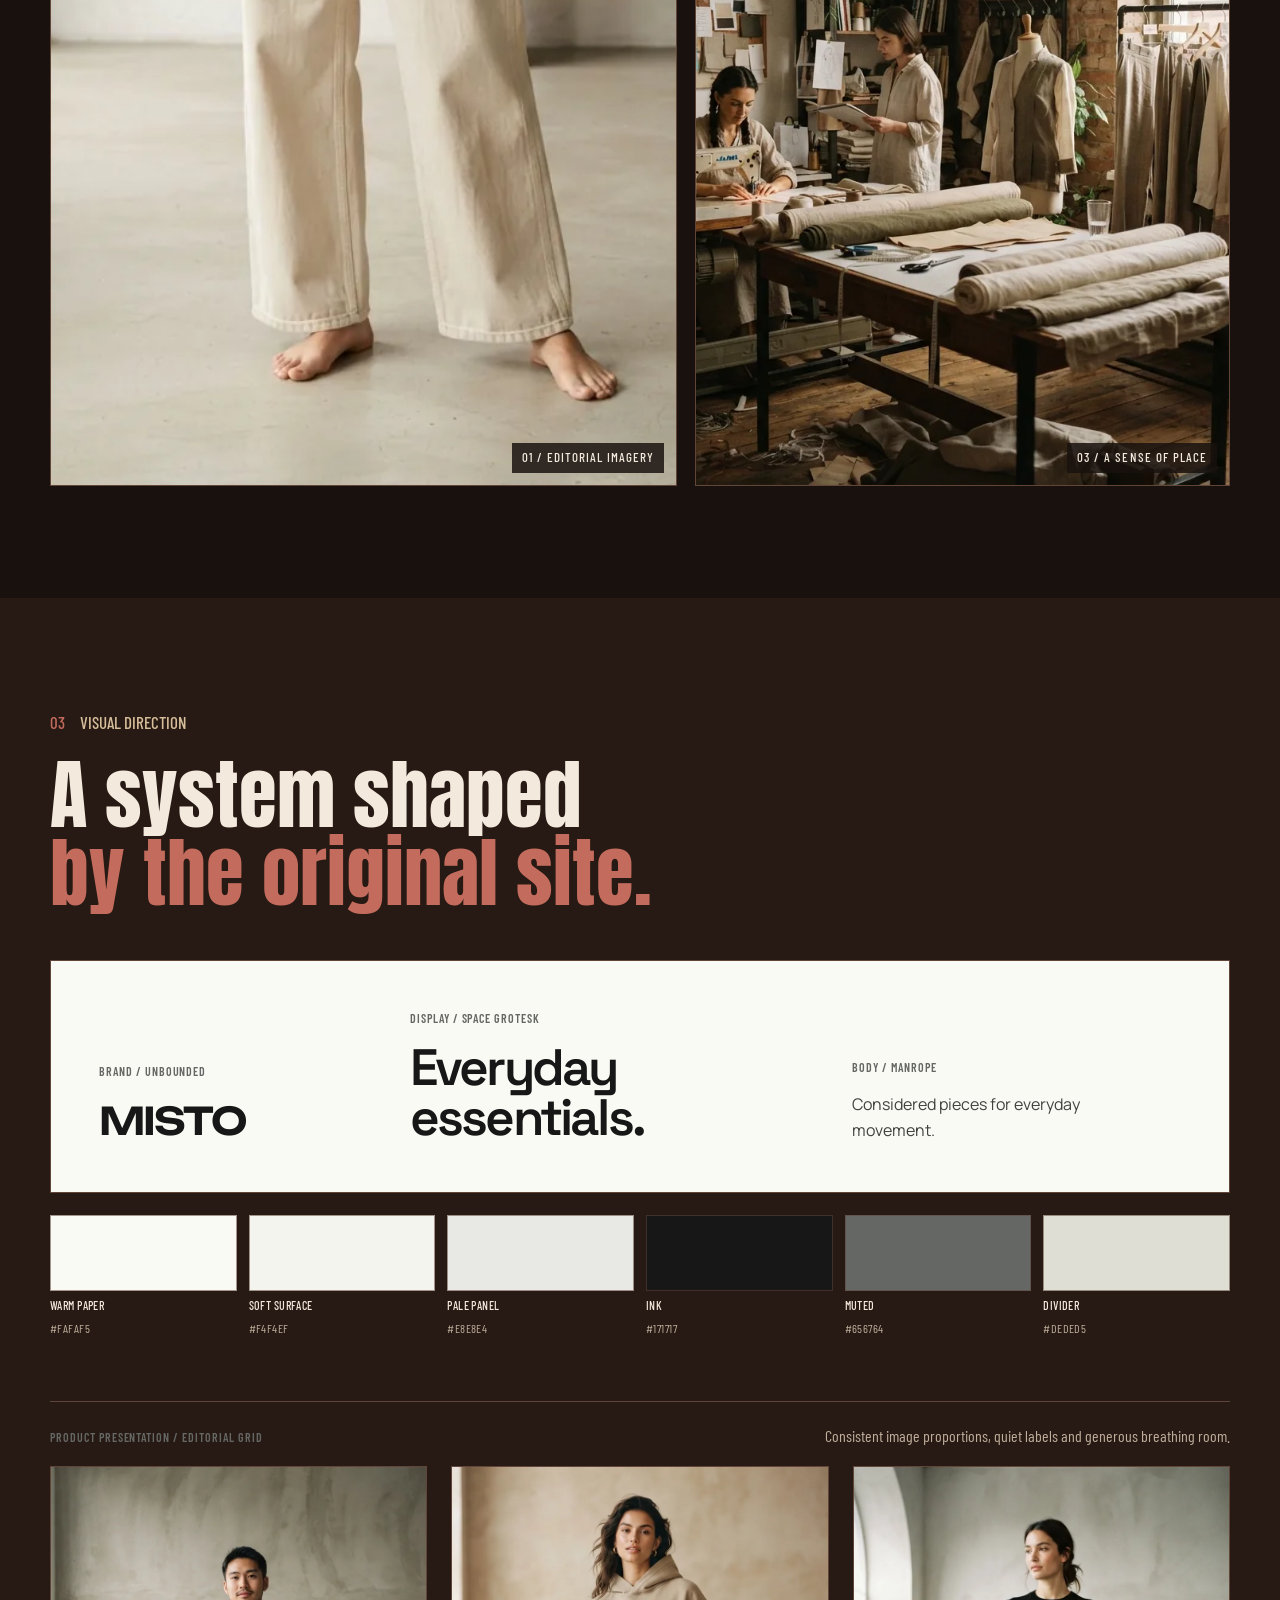
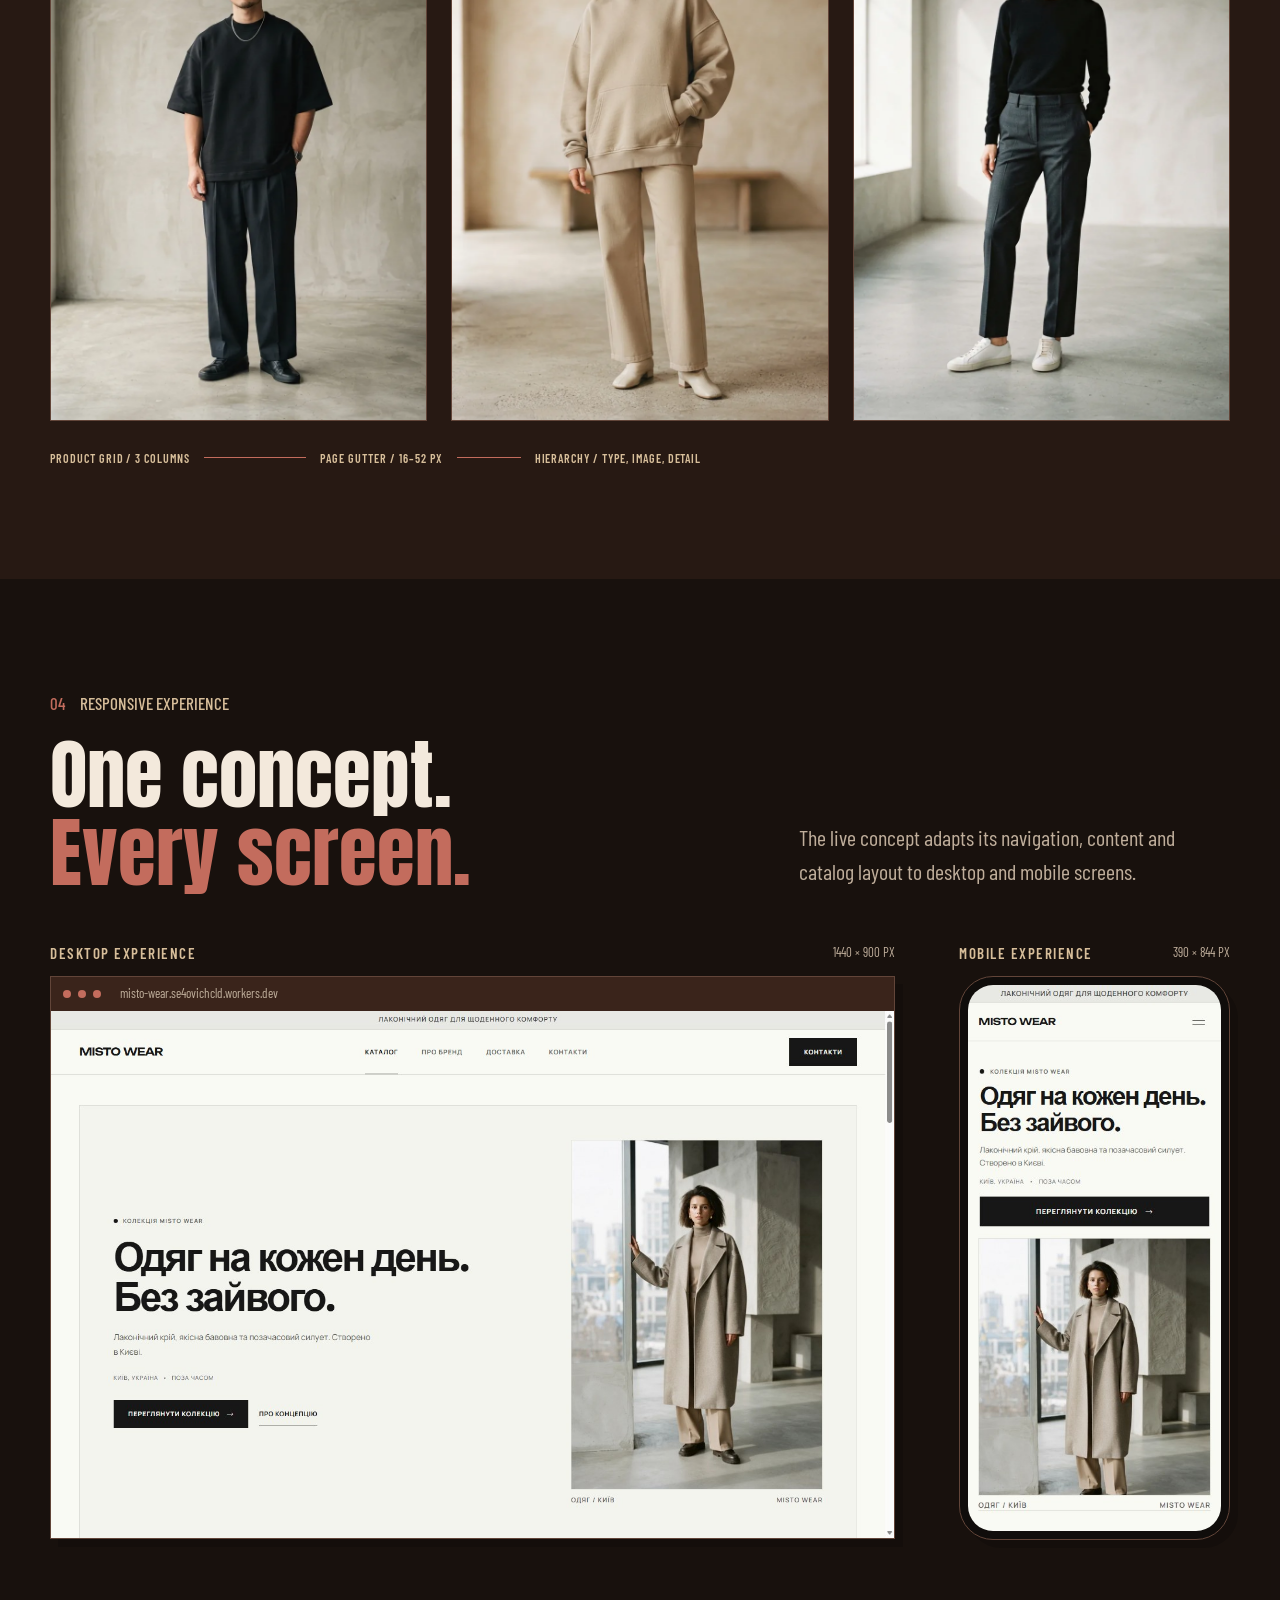
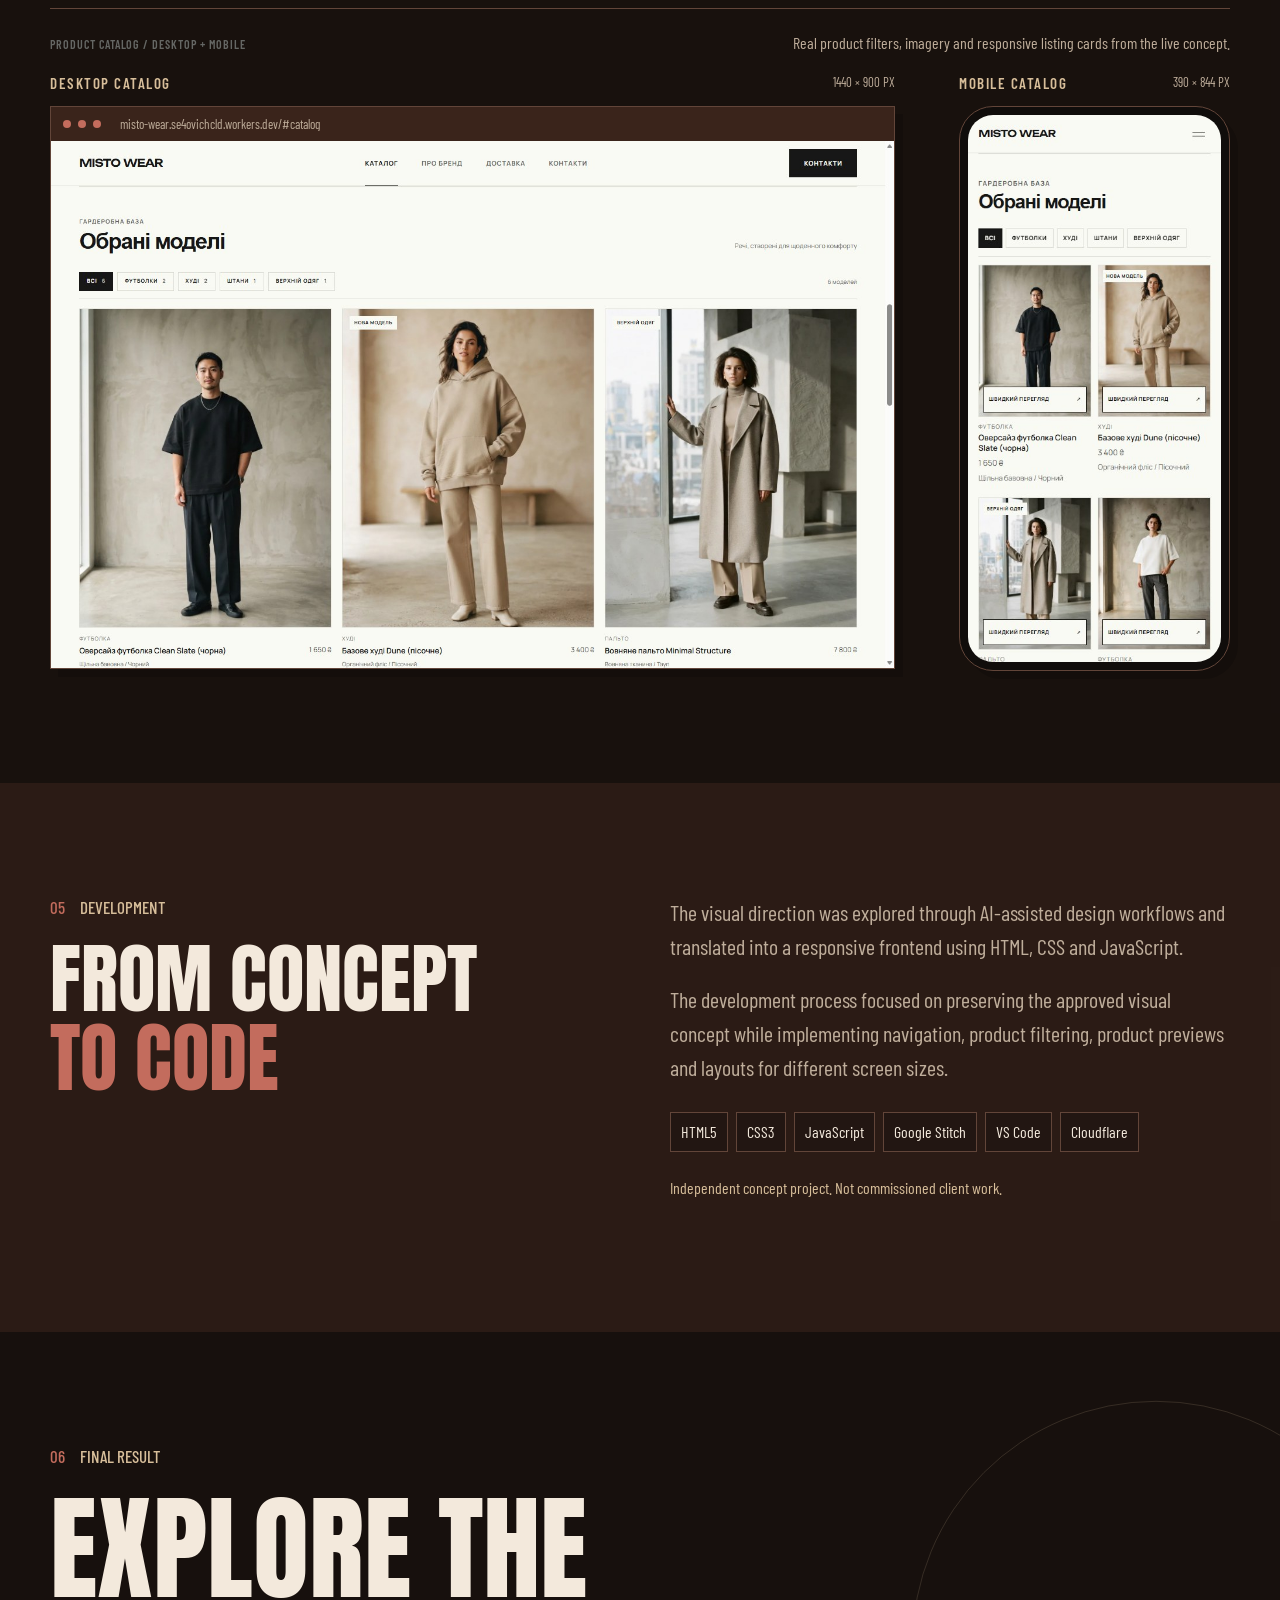
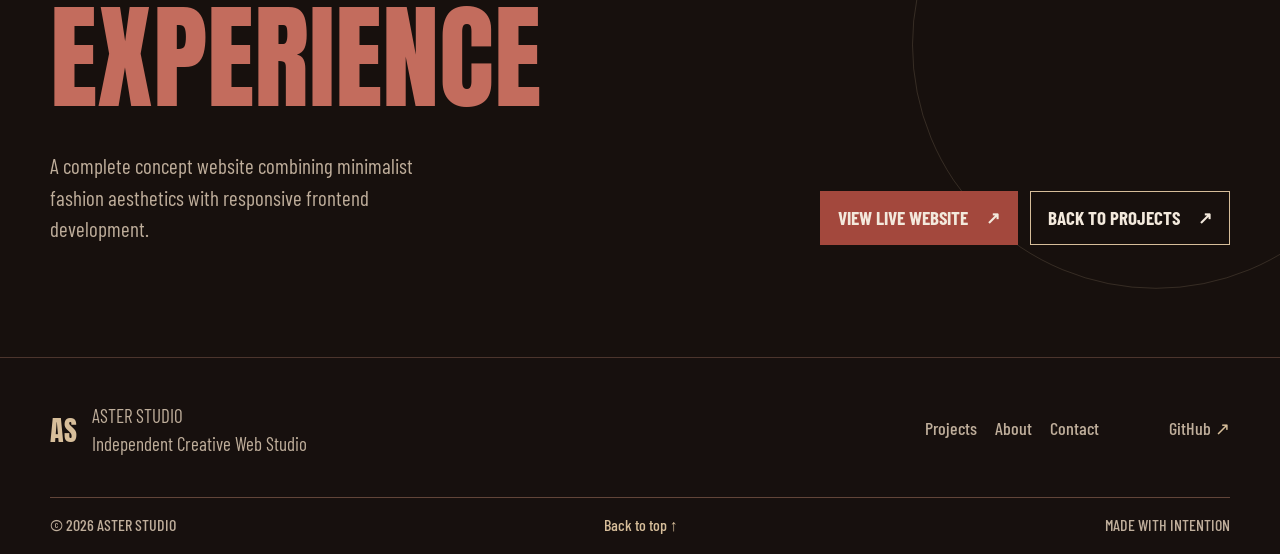
<file: public/projects/misto-wear.html>
<!doctype html>
<html lang="en">
  <head>
    <meta charset="utf-8">
    <meta name="viewport" content="width=device-width, initial-scale=1">
    <meta name="theme-color" content="#18110e">
    <meta name="description" content="A concept fashion catalog case study exploring minimalist web design, editorial photography, and responsive frontend development.">
    <link rel="canonical" href="https://developer-portfolio.se4ovichcld.workers.dev/projects/misto-wear.html">
    <meta property="og:type" content="article">
    <meta property="og:url" content="https://developer-portfolio.se4ovichcld.workers.dev/projects/misto-wear.html">
    <meta property="og:title" content="MISTO WEAR — Concept Case Study">
    <meta property="og:description" content="A minimalist fashion catalog concept brought to life with responsive frontend development.">
    <meta property="og:image" content="https://developer-portfolio.se4ovichcld.workers.dev/assets/social/misto-wear-social.jpg">
    <meta property="og:image:type" content="image/jpeg">
    <meta property="og:image:width" content="1200">
    <meta property="og:image:height" content="630">
    <meta property="og:image:alt" content="MISTO WEAR concept case study with a real desktop screenshot of the fashion catalog.">
    <meta name="twitter:card" content="summary_large_image">
    <meta name="twitter:title" content="MISTO WEAR — Concept Case Study">
    <meta name="twitter:description" content="A minimalist fashion catalog concept brought to life with responsive frontend development.">
    <meta name="twitter:image" content="https://developer-portfolio.se4ovichcld.workers.dev/assets/social/misto-wear-social.jpg">
    <meta name="twitter:image:alt" content="MISTO WEAR concept case study with a real desktop screenshot of the fashion catalog.">
    <title>MISTO WEAR — Concept Case Study | ASTER STUDIO</title>
    <link rel="icon" type="image/svg+xml" href="../favicon.svg">
    <link rel="preconnect" href="https://fonts.googleapis.com">
    <link rel="preconnect" href="https://fonts.gstatic.com" crossorigin>
    <link href="https://fonts.googleapis.com/css2?family=Anton&family=Barlow+Condensed:wght@400;500;600;700;800&family=Manrope:wght@400;500;600;700&family=Space+Grotesk:wght@500;600;700&family=Unbounded:wght@500;600;700&display=swap" rel="stylesheet">
    <link rel="stylesheet" href="../style.css">
    <script src="../script.js" defer></script>
  </head>
  <body class="case-study-page" data-case-study>
    <a class="skip-link" href="#main">Skip to content</a>

    <header class="site-header">
      <div class="header-inner container">
        <a class="wordmark" href="../index.html#home" aria-label="ASTER STUDIO home">
          <span class="wordmark-mark" data-brand-mark aria-hidden="true">AS</span>
          <span class="wordmark-label"><span data-brand-name>ASTER STUDIO</span><span class="wordmark-title">Creative Web Studio</span></span>
        </a>
        <button class="menu-toggle" type="button" aria-expanded="false" aria-controls="primary-navigation" aria-label="Open navigation">
          <span></span><span></span>
        </button>
        <nav class="primary-nav" id="primary-navigation" aria-label="Main navigation">
          <a href="../index.html#projects">Projects</a>
          <a href="../index.html#about">About</a>
          <a class="nav-contact" href="../index.html#contact">Contact <span aria-hidden="true">↗</span></a>
        </nav>
      </div>
    </header>

    <main id="main">
      <section class="case-hero section-pad" aria-labelledby="case-title">
        <div class="container">
          <p class="eyebrow case-kicker" data-reveal>SELECTED WORK <span aria-hidden="true">/</span> 001</p>
          <div class="case-hero-grid">
            <div class="case-hero-copy" data-reveal>
              <p class="case-hero-type">INDEPENDENT CONCEPT PROJECT</p>
              <h1 id="case-title">MISTO<br><span>WEAR</span></h1>
              <p class="case-hero-subtitle">Minimalist fashion. Built for everyday movement.</p>
              <ul class="case-category-list" aria-label="Project categories">
                <li>WEB DESIGN</li>
                <li>FRONTEND DEVELOPMENT</li>
                <li>RESPONSIVE EXPERIENCE</li>
              </ul>
            </div>
            <figure class="case-hero-image" data-reveal>
              <img src="../assets/misto-wear-campaign-hero.webp" width="896" height="1200" alt="MISTO WEAR campaign photograph of a model in a long taupe coat in a bright, minimal interior" fetchpriority="high" decoding="async">
              <figcaption>CAMPAIGN / MISTO WEAR</figcaption>
            </figure>
          </div>
        </div>
      </section>

      <section class="case-overview section-pad" aria-labelledby="overview-title">
        <div class="container case-overview-grid">
          <div class="case-section-heading" data-reveal>
            <p class="eyebrow"><span class="section-number">01</span> THE PROJECT</p>
            <h2 id="overview-title">A quieter way<br>to <span>shop online.</span></h2>
          </div>
          <div class="case-overview-copy" data-reveal>
            <p>MISTO WEAR is a conceptual digital experience created for a fictional Ukrainian contemporary fashion label.</p>
            <p>The project explores how restrained typography, thoughtful layouts and editorial photography can create a distinctive, easy-to-navigate online fashion catalog.</p>
            <dl class="case-facts">
              <div><dt>PROJECT TYPE</dt><dd>Concept Website</dd></div>
              <div><dt>SERVICES</dt><dd>Web Design, Frontend Development</dd></div>
              <div><dt>TECHNOLOGIES</dt><dd>HTML, CSS, JavaScript</dd></div>
              <div><dt>TOOLS</dt><dd>Google Stitch, VS Code, AI-assisted Development</dd></div>
              <div><dt>DEPLOYMENT</dt><dd>Cloudflare Workers</dd></div>
            </dl>
          </div>
        </div>
      </section>

      <section class="case-concept section-pad" aria-labelledby="concept-title">
        <div class="container">
          <div class="case-concept-intro" data-reveal>
            <div class="case-section-heading">
              <p class="eyebrow"><span class="section-number">02</span> THE CONCEPT</p>
              <h2 id="concept-title">DESIGNED AROUND<br><span>SIMPLICITY</span></h2>
            </div>
            <p class="case-body-copy">The concept centers on clarity and restraint. Large typography, neutral colors and carefully selected imagery keep the focus on the clothing while creating a distinctive editorial atmosphere.</p>
          </div>
          <div class="case-editorial-grid">
            <figure class="case-editorial-image case-editorial-image-tall" data-reveal>
              <img src="../assets/misto-wear-ecru-denim-lookbook.webp" width="896" height="1200" alt="MISTO WEAR editorial lookbook photograph in light neutral clothing" loading="lazy" decoding="async">
              <figcaption>01 / EDITORIAL IMAGERY</figcaption>
            </figure>
            <figure class="case-editorial-image" data-reveal>
              <img src="../assets/misto-wear-beige-lookbook.webp" width="896" height="1200" alt="MISTO WEAR lookbook photograph of a model wearing a sand-colored hoodie" loading="lazy" decoding="async">
              <figcaption>02 / NEUTRAL PALETTE</figcaption>
            </figure>
            <figure class="case-editorial-image" data-reveal>
              <img src="../assets/misto-wear-kyiv-atelier.webp" width="1200" height="896" alt="MISTO WEAR photograph of a contemporary clothing atelier" loading="lazy" decoding="async">
              <figcaption>03 / A SENSE OF PLACE</figcaption>
            </figure>
          </div>
        </div>
      </section>

      <section class="case-direction section-pad" aria-labelledby="direction-title">
        <div class="container">
          <div class="case-section-heading" data-reveal>
            <p class="eyebrow"><span class="section-number">03</span> VISUAL DIRECTION</p>
            <h2 id="direction-title">A system shaped<br><span>by the original site.</span></h2>
          </div>

          <div class="case-type-specimen" data-reveal>
            <div>
              <p class="case-spec-label">BRAND / UNBOUNDED</p>
              <p class="case-spec-brand">MISTO</p>
            </div>
            <div>
              <p class="case-spec-label">DISPLAY / SPACE GROTESK</p>
              <p class="case-spec-display">Everyday<br>essentials.</p>
            </div>
            <div>
              <p class="case-spec-label">BODY / MANROPE</p>
              <p class="case-spec-body">Considered pieces for everyday movement.</p>
            </div>
          </div>

          <div class="case-palette" aria-label="Colors sampled from the MISTO WEAR website">
            <div class="case-swatch" data-reveal><span class="case-swatch-color" style="--swatch-color: #fafaf5"></span><span>WARM PAPER</span><code>#FAFAF5</code></div>
            <div class="case-swatch" data-reveal><span class="case-swatch-color" style="--swatch-color: #f4f4ef"></span><span>SOFT SURFACE</span><code>#F4F4EF</code></div>
            <div class="case-swatch" data-reveal><span class="case-swatch-color" style="--swatch-color: #e8e8e4"></span><span>PALE PANEL</span><code>#E8E8E4</code></div>
            <div class="case-swatch" data-reveal><span class="case-swatch-color" style="--swatch-color: #171717"></span><span>INK</span><code>#171717</code></div>
            <div class="case-swatch" data-reveal><span class="case-swatch-color" style="--swatch-color: #656764"></span><span>MUTED</span><code>#656764</code></div>
            <div class="case-swatch" data-reveal><span class="case-swatch-color" style="--swatch-color: #deded5"></span><span>DIVIDER</span><code>#DEDED5</code></div>
          </div>

          <div class="case-products-heading" data-reveal>
            <p class="case-spec-label">PRODUCT PRESENTATION / EDITORIAL GRID</p>
            <p>Consistent image proportions, quiet labels and generous breathing room.</p>
          </div>
          <div class="case-product-grid">
            <article class="case-product-card" data-reveal>
              <img src="../assets/misto-wear-studio-portrait.webp" width="896" height="1200" alt="MISTO WEAR oversized black Clean Slate T-shirt" loading="lazy" decoding="async">
              <p>01 / CLEAN SLATE</p><h3>Oversized T-shirt</h3>
            </article>
            <article class="case-product-card" data-reveal>
              <img src="../assets/misto-wear-beige-lookbook.webp" width="896" height="1200" alt="MISTO WEAR sand-colored Dune hoodie" loading="lazy" decoding="async">
              <p>02 / DUNE</p><h3>Everyday hoodie</h3>
            </article>
            <article class="case-product-card" data-reveal>
              <img src="../assets/misto-wear-premium-lookbook.webp" width="896" height="1200" alt="MISTO WEAR straight-leg graphite trousers" loading="lazy" decoding="async">
              <p>03 / LINE</p><h3>Straight-leg trousers</h3>
            </article>
          </div>
          <div class="case-layout-note" data-reveal>
            <span class="case-spec-label">PRODUCT GRID / 3 COLUMNS</span>
            <span class="case-layout-rule" aria-hidden="true"></span>
            <span class="case-spec-label">PAGE GUTTER / 16–52 PX</span>
            <span class="case-layout-rule case-layout-rule-short" aria-hidden="true"></span>
            <span class="case-spec-label">HIERARCHY / TYPE, IMAGE, DETAIL</span>
          </div>
        </div>
      </section>

      <section class="case-responsive section-pad" aria-labelledby="responsive-title">
        <div class="container">
          <div class="case-responsive-intro" data-reveal>
            <div class="case-section-heading">
              <p class="eyebrow"><span class="section-number">04</span> RESPONSIVE EXPERIENCE</p>
              <h2 id="responsive-title">One concept.<br><span>Every screen.</span></h2>
            </div>
            <p class="case-body-copy">The live concept adapts its navigation, content and catalog layout to desktop and mobile screens.</p>
          </div>
          <div class="case-device-grid">
            <figure class="case-device case-device-desktop" data-reveal>
              <figcaption><span>DESKTOP EXPERIENCE</span><code>1440 × 900 PX</code></figcaption>
              <div class="case-browser-frame">
                <div class="case-browser-chrome" aria-hidden="true"><span></span><span></span><span></span><i>misto-wear.se4ovichcld.workers.dev</i></div>
                <img src="../assets/case-studies/misto-wear/misto-wear-desktop-hero.jpg" width="1440" height="900" alt="MISTO WEAR desktop homepage with editorial campaign imagery and navigation" loading="lazy" decoding="async">
              </div>
            </figure>
            <figure class="case-device case-device-mobile" data-reveal>
              <figcaption><span>MOBILE EXPERIENCE</span><code>390 × 844 PX</code></figcaption>
              <div class="case-phone-frame">
                <img src="../assets/case-studies/misto-wear/misto-wear-mobile-hero.jpg" width="390" height="844" alt="MISTO WEAR mobile homepage with responsive navigation and campaign image" loading="lazy" decoding="async">
              </div>
            </figure>
          </div>
          <div class="case-products-heading case-responsive-products-heading" data-reveal>
            <p class="case-spec-label">PRODUCT CATALOG / DESKTOP + MOBILE</p>
            <p>Real product filters, imagery and responsive listing cards from the live concept.</p>
          </div>
          <div class="case-catalog-grid">
            <figure class="case-device case-device-desktop" data-reveal>
              <figcaption><span>DESKTOP CATALOG</span><code>1440 × 900 PX</code></figcaption>
              <div class="case-browser-frame">
                <div class="case-browser-chrome" aria-hidden="true"><span></span><span></span><span></span><i>misto-wear.se4ovichcld.workers.dev/#catalog</i></div>
                <img src="../assets/case-studies/misto-wear/misto-wear-desktop-catalog.jpg" width="1440" height="900" alt="MISTO WEAR desktop catalog showing product filters and a three-column collection" loading="lazy" decoding="async">
              </div>
            </figure>
            <figure class="case-device case-device-mobile" data-reveal>
              <figcaption><span>MOBILE CATALOG</span><code>390 × 844 PX</code></figcaption>
              <div class="case-phone-frame">
                <img src="../assets/case-studies/misto-wear/misto-wear-mobile-catalog.jpg" width="390" height="844" alt="MISTO WEAR mobile catalog with product filters and two-column product cards" loading="lazy" decoding="async">
              </div>
            </figure>
          </div>
        </div>
      </section>

      <section class="case-development section-pad" aria-labelledby="development-title">
        <div class="container case-development-grid">
          <div class="case-section-heading" data-reveal>
            <p class="eyebrow"><span class="section-number">05</span> DEVELOPMENT</p>
            <h2 id="development-title">FROM CONCEPT<br><span>TO CODE</span></h2>
          </div>
          <div class="case-development-copy" data-reveal>
            <p>The visual direction was explored through AI-assisted design workflows and translated into a responsive frontend using HTML, CSS and JavaScript.</p>
            <p>The development process focused on preserving the approved visual concept while implementing navigation, product filtering, product previews and layouts for different screen sizes.</p>
            <ul class="tech-list case-tech-list" aria-label="Project tools and technologies">
              <li>HTML5</li><li>CSS3</li><li>JavaScript</li><li>Google Stitch</li><li>VS Code</li><li>Cloudflare</li>
            </ul>
            <p class="case-concept-disclaimer">Independent concept project. Not commissioned client work.</p>
          </div>
        </div>
      </section>

      <section class="case-result section-pad" aria-labelledby="result-title">
        <div class="container case-result-inner" data-reveal>
          <p class="eyebrow"><span class="section-number">06</span> FINAL RESULT</p>
          <h2 id="result-title">EXPLORE THE<br><span>EXPERIENCE</span></h2>
          <div class="case-result-bottom">
            <p>A complete concept website combining minimalist fashion aesthetics with responsive frontend development.</p>
            <div class="case-result-actions">
              <a class="button button-dark" href="https://misto-wear.se4ovichcld.workers.dev/" target="_blank" rel="noopener noreferrer">VIEW LIVE WEBSITE <span aria-hidden="true">↗</span></a>
              <a class="button button-outline" href="../index.html#projects">BACK TO PROJECTS <span aria-hidden="true">↗</span></a>
            </div>
          </div>
        </div>
      </section>
    </main>

    <footer class="site-footer">
      <div class="container footer-main">
        <div class="footer-brand"><a class="footer-wordmark" href="../index.html#home" aria-label="ASTER STUDIO home"><span data-brand-mark>AS</span></a><p><span data-brand-name>ASTER STUDIO</span><br>Independent Creative Web Studio</p></div>
        <nav class="footer-nav" aria-label="Footer navigation"><a href="../index.html#projects">Projects</a><a href="../index.html#about">About</a><a href="../index.html#contact">Contact</a></nav>
        <a class="footer-github" href="https://github.com/V3nd3tta7" target="_blank" rel="noopener noreferrer">GitHub <span aria-hidden="true">↗</span></a>
      </div>
      <div class="container footer-bottom"><span>© <span id="current-year">2026</span> <span data-brand-name>ASTER STUDIO</span></span><a href="#main">Back to top ↑</a><span>MADE WITH INTENTION</span></div>
    </footer>
  </body>
</html>
</file>
<file: style.css>
@import url('https://fonts.googleapis.com/css2?family=DM+Mono:wght@400;500&family=DM+Sans:wght@400;500;600;700&family=Manrope:wght@400;500;600;700;800&display=swap');

:root {
  color-scheme: light;
  --ink: #20242a;
  --dark: #15191f;
  --paper: #f7f8fa;
  --muted: #747b85;
  --blue: #527beb;
  --line: #e5e8ed;
  --container: 1180px;
  --sans: 'DM Sans', 'Segoe UI', sans-serif;
  --display: 'Manrope', 'Segoe UI', sans-serif;
  --mono: 'DM Mono', Consolas, monospace;
}

* { box-sizing: border-box; }
html { scroll-behavior: smooth; scroll-padding-top: 88px; }
body { margin: 0; background: var(--paper); color: var(--ink); font-family: var(--sans); font-size: 15px; -webkit-font-smoothing: antialiased; }
a { color: inherit; text-decoration: none; }
button, a { -webkit-tap-highlight-color: transparent; }
a:focus-visible, button:focus-visible { outline: 3px solid var(--blue); outline-offset: 4px; }
.container { width: min(var(--container), calc(100% - 96px)); margin-inline: auto; }
.skip-link { position: fixed; z-index: 20; top: 10px; left: 10px; padding: 12px 16px; background: var(--dark); color: white; transform: translateY(-160%); }
.skip-link:focus { transform: translateY(0); }
.site-header { position: relative; z-index: 5; border-bottom: 1px solid rgba(32, 36, 42, .08); background: var(--paper); }
.header-inner { min-height: 82px; display: flex; align-items: center; justify-content: space-between; }
.wordmark { display: inline-flex; gap: 12px; align-items: center; }
.wordmark-mark { display: grid; width: 39px; height: 39px; place-items: center; background: var(--dark); color: white; font: 700 20px var(--display); letter-spacing: -.08em; }
.wordmark-label { font-size: 10px; line-height: 1.35; letter-spacing: .08em; text-transform: uppercase; font-weight: 700; }
.primary-nav { display: flex; align-items: center; gap: clamp(24px, 3.2vw, 48px); }
.primary-nav a, .footer-nav a { font-size: 12px; color: #555d67; transition: color .2s ease; }
.primary-nav a:hover, .footer-nav a:hover { color: var(--blue); }
.primary-nav .nav-contact { color: var(--ink); font-weight: 700; }
.nav-contact span { margin-left: 5px; color: var(--blue); }
.menu-toggle { display: none; }

.hero { position: relative; min-height: 674px; padding: 121px 0 42px; overflow: hidden; }
.hero::before { content: ''; position: absolute; width: 480px; height: 480px; border: 1px solid rgba(82, 123, 235, .09); border-radius: 50%; right: 3%; top: 66px; pointer-events: none; }
.hero::after { content: ''; position: absolute; width: 340px; height: 340px; border: 1px solid rgba(82, 123, 235, .08); border-radius: 50%; right: 8%; top: 136px; pointer-events: none; }
.hero-grid { position: relative; z-index: 1; display: grid; grid-template-columns: minmax(0, 1fr) 220px; gap: 60px; align-items: center; }
.eyebrow { margin: 0 0 26px; font: 11px var(--mono); letter-spacing: .08em; text-transform: uppercase; color: var(--muted); }
.status-dot { display: inline-block; width: 7px; height: 7px; margin-right: 9px; vertical-align: 1px; border-radius: 50%; background: var(--blue); box-shadow: 0 0 0 4px rgba(82, 123, 235, .1); }
.eyebrow-separator { padding: 0 7px; color: #a4a9b0; }
h1, h2, h3, p { margin-top: 0; }
.hero h1 { margin-bottom: 23px; font: 600 clamp(54px, 7.3vw, 96px)/.99 var(--display); letter-spacing: -.075em; }
.hero h1 span, .section-heading h2 span, .about-copy h2 span, .contact h2 span { color: var(--blue); }
.hero-description { max-width: 470px; margin-bottom: 30px; color: #626a74; font-size: 16px; line-height: 1.75; }
.hero-actions { display: flex; flex-wrap: wrap; gap: 12px; }
.button { min-height: 49px; display: inline-flex; align-items: center; justify-content: center; gap: 25px; padding: 0 19px; font-size: 12px; font-weight: 600; transition: color .2s ease, background .2s ease, transform .2s ease, border-color .2s ease; }
.button:hover { transform: translateY(-2px); }
.button-dark { background: var(--dark); color: white; }
.button-dark:hover { background: var(--blue); }
.button-outline { border: 1px solid #d5d9df; }
.button-outline:hover { border-color: var(--blue); color: var(--blue); }
.button span { font-size: 16px; }
.hero-aside { min-height: 320px; display: flex; flex-direction: column; justify-content: space-between; align-self: stretch; padding: 9px 0 7px; }
.aside-index { font: 10px var(--mono); color: #9299a3; letter-spacing: .08em; }
.hero-note { margin-top: 35px; }
.note-rule { display: block; width: 32px; height: 2px; margin-bottom: 18px; background: var(--blue); }
.hero-note p { color: #68717b; font-size: 12px; line-height: 1.8; }
.scroll-cue { width: max-content; display: flex; align-items: center; gap: 14px; color: #7c838c; font: 10px var(--mono); text-transform: uppercase; letter-spacing: .06em; }
.scroll-line { width: 44px; height: 1px; background: var(--blue); transition: width .2s ease; }
.scroll-cue:hover .scroll-line { width: 60px; }
.hero-bottom { position: absolute; bottom: 0; left: 50%; display: flex; justify-content: space-between; transform: translateX(-50%); padding: 18px 0; border-top: 1px solid var(--line); color: #747b85; font: 10px var(--mono); letter-spacing: .06em; }

.section-pad { padding: 112px 0; }
.projects { background: #fff; }
.section-heading { display: flex; justify-content: space-between; align-items: end; gap: 36px; margin-bottom: 62px; }
.section-number { margin-right: 12px; color: var(--blue); }
.section-heading .eyebrow { margin-bottom: 20px; }
.section-heading h2, .about-copy h2, .contact h2 { margin: 0; font: 600 clamp(42px, 5.2vw, 66px)/1.02 var(--display); letter-spacing: -.065em; }
.section-intro { width: min(300px, 38%); margin: 0 0 5px; color: var(--muted); font-size: 13px; line-height: 1.8; }
.project-list { border-top: 1px solid var(--line); }
.project-card { display: grid; grid-template-columns: 1.1fr .9fr; gap: clamp(36px, 7vw, 96px); align-items: center; padding: 38px 0 44px; border-bottom: 1px solid var(--line); }
.project-card-reverse { grid-template-columns: .9fr 1.1fr; }
.project-card-reverse .project-visual { order: 2; }
.project-card-reverse .project-details { order: 1; }
.project-visual { position: relative; min-width: 0; height: clamp(245px, 33vw, 400px); display: block; overflow: hidden; background: #1b2027; }
.browser-bar { position: absolute; z-index: 3; top: 0; left: 0; right: 0; height: 30px; display: flex; align-items: center; gap: 5px; padding: 0 12px; background: #f0f1f2; }
.browser-bar > span { width: 6px; height: 6px; border-radius: 50%; background: #b6bbc2; }
.browser-bar i { margin-left: 17%; color: #686f78; font: normal 9px var(--mono); }
.project-preview-image { position: absolute; z-index: 2; top: 30px; left: 0; width: 100%; height: calc(100% - 30px); object-fit: cover; object-position: center top; }
.project-preview-image[hidden] { display: none; }
.urban-visual { background: #272723; }
.urban-mockup { position: absolute; z-index: 0; inset: 30px 0 0; display: flex; flex-direction: column; justify-content: center; padding: 9% 12%; overflow: hidden; color: #eee9dc; background: radial-gradient(ellipse at 82% 50%, rgba(166, 112, 63, .22), transparent 40%), linear-gradient(110deg, #242522 0%, #33312c 100%); }
.urban-mockup::after { content: ''; position: absolute; width: 52%; aspect-ratio: 1; right: -9%; top: 12%; border: 1px solid rgba(221, 175, 126, .18); border-radius: 50%; box-shadow: 0 0 0 25px rgba(221, 175, 126, .025), 0 0 0 60px rgba(221, 175, 126, .02); }
.mockup-kicker { color: #d3a779; font: 8px var(--mono); letter-spacing: .2em; }
.mockup-title { margin-top: 16px; font: 800 clamp(39px, 7vw, 85px)/.82 var(--display); letter-spacing: -.1em; }
.mockup-title span { color: #d3a779; }
.mockup-link { margin-top: 25px; font: 8px var(--mono); letter-spacing: .08em; }
.mockup-side-label { position: absolute; right: 4%; top: 40%; writing-mode: vertical-rl; color: #a29c90; font: 7px var(--mono); letter-spacing: .13em; }
.preview-caption { position: absolute; bottom: 14px; left: 14px; z-index: 4; padding: 7px 9px; background: rgba(21, 25, 31, .82); color: white; font: 9px var(--mono); letter-spacing: .06em; }
.northline-visual { background: #d5ddd8; }
.northline-mockup { position: absolute; z-index: 0; inset: 30px 0 0; overflow: hidden; color: #263d3b; background: linear-gradient(120deg, #e1e6e1 0%, #cbd6d0 100%); }
.northline-mockup::after { content: ''; position: absolute; z-index: 0; width: 47%; height: 70%; right: 9%; bottom: -7%; border-radius: 48% 48% 3px 3px; background: linear-gradient(150deg, rgba(103, 125, 113, .32), rgba(92, 113, 103, .05)); }
.northline-nav { position: relative; z-index: 1; display: flex; align-items: center; padding: 23px 7%; font: 700 10px var(--display); letter-spacing: .1em; }
.northline-nav span { font-weight: 400; }
.northline-nav i { margin-left: auto; font: normal 8px var(--mono); }
.northline-content { position: relative; z-index: 1; padding: 8% 7%; }
.northline-content > span, .northline-content > i { display: block; font: 8px var(--mono); letter-spacing: .1em; }
.northline-content strong { display: block; margin: 12px 0 20px; font: 500 clamp(31px, 5vw, 58px)/.99 var(--display); letter-spacing: -.07em; }
.northline-content > i { font-style: normal; }
.northline-footer { position: absolute; bottom: 17px; left: 7%; z-index: 1; color: #62726c; font: 7px var(--mono); letter-spacing: .07em; }
.project-details { max-width: 430px; }
.project-title-line { display: flex; justify-content: space-between; align-items: start; gap: 12px; }
.project-category { margin: 0 0 10px; color: var(--muted); font-size: 12px; }
.project-title-line h3 { margin: 0; font: 700 clamp(20px, 2.4vw, 28px)/1.1 var(--display); letter-spacing: -.04em; }
.project-number { padding-top: 5px; color: #7a828c; white-space: nowrap; font: 10px var(--mono); }
.project-description { max-width: 390px; margin: 18px 0 18px; color: #666e78; font-size: 14px; line-height: 1.75; }
.tech-list, .tool-list { display: flex; flex-wrap: wrap; gap: 7px; margin: 0; padding: 0; list-style: none; }
.tech-list li { padding: 7px 10px; border: 1px solid var(--line); color: #626a74; font-size: 10px; }
.text-link { display: inline-flex; align-items: center; gap: 22px; margin-top: 25px; padding-bottom: 7px; border-bottom: 1px solid var(--ink); font-size: 12px; font-weight: 700; transition: color .2s, border-color .2s; }
.text-link:hover { color: var(--blue); border-color: var(--blue); }
.text-link span { font-size: 15px; }
.project-disclaimer { margin: 19px 0 0; color: #747b85; font-size: 11px; }

.services { background: var(--dark); color: white; }
.section-heading-light .eyebrow, .section-heading-light .section-intro { color: #a3aab4; }
.section-heading-light h2 { color: white; }
.service-list { border-top: 1px solid #373c44; }
.service-item { min-height: 137px; display: grid; grid-template-columns: 70px 1fr 30px; align-items: center; gap: 20px; border-bottom: 1px solid #373c44; transition: padding .25s ease; }
.service-item:hover { padding-inline: 8px; }
.service-number { align-self: start; padding-top: 37px; color: #9299a3; font: 10px var(--mono); }
.service-item h3 { margin: 0 0 8px; font: 500 21px var(--display); letter-spacing: -.035em; }
.service-item p { max-width: 440px; margin: 0; color: #b5bbc4; font-size: 13px; line-height: 1.7; }
.service-arrow { color: #8ca7f2; font-size: 20px; transition: transform .2s; }
.service-item:hover .service-arrow { transform: translate(3px, -3px); }

.about { background: var(--paper); }
.about-grid { display: grid; grid-template-columns: .85fr 1.15fr; gap: clamp(55px, 10vw, 135px); align-items: center; }
.about-visual { max-width: 440px; }
.photo-placeholder { position: relative; min-height: 450px; display: flex; align-items: center; justify-content: center; overflow: hidden; background: #e9edf4; }
.photo-placeholder::before, .photo-placeholder::after { content: ''; position: absolute; border: 1px solid rgba(82, 123, 235, .18); border-radius: 50%; }
.photo-placeholder::before { width: 90%; aspect-ratio: 1; }
.photo-placeholder::after { width: 68%; aspect-ratio: 1; }
.photo-monogram { position: relative; z-index: 1; color: #b7c5e7; font: 700 130px var(--display); letter-spacing: -.13em; }
.photo-note { position: absolute; z-index: 2; right: 18px; bottom: 18px; color: #505b68; font: 11px/1.5 var(--mono); text-align: right; }
.photo-index { position: absolute; left: 18px; top: 18px; color: #65707e; font: 10px var(--mono); letter-spacing: .08em; }
.about-copy .eyebrow { margin-bottom: 20px; }
.about-copy h2 { margin-bottom: 23px; font-size: clamp(43px, 5.3vw, 66px); }
.about-description { max-width: 500px; margin: 0 0 14px; color: #626a74; font-size: 14px; line-height: 1.8; }
.toolkit { margin-top: 29px; padding-top: 20px; border-top: 1px solid var(--line); }
.toolkit-label { margin-bottom: 13px; color: #747b85; font: 10px var(--mono); letter-spacing: .08em; }
.tool-list { gap: 8px; }
.tool-list li { padding: 7px 10px; background: #eceff4; color: #4f5864; font-size: 11px; }

.contact { position: relative; overflow: hidden; background: #eaf0ff; }
.contact::after { content: ''; position: absolute; width: 460px; height: 460px; right: -70px; bottom: -220px; border: 1px solid rgba(82, 123, 235, .18); border-radius: 50%; box-shadow: 0 0 0 40px rgba(82, 123, 235, .025), 0 0 0 100px rgba(82, 123, 235, .025); }
.contact-inner { position: relative; z-index: 1; }
.contact .eyebrow { color: #68758c; }
.contact h2 { font-size: clamp(54px, 7.2vw, 88px); }
.contact h2 span { color: var(--blue); }
.contact-bottom { display: flex; align-items: end; justify-content: space-between; gap: 30px; margin-top: 35px; }
.contact-bottom > p { max-width: 340px; margin: 0; color: #606a79; font-size: 15px; line-height: 1.7; }
.contact-action { display: flex; flex-direction: column; align-items: flex-start; }
.button-light { min-height: 52px; background: var(--dark); color: white; }
.button-light:hover { background: var(--blue); }
.contact-email-placeholder { color: #4f5c70; font-size: 13px; line-height: 1.6; }
.contact-note { margin: 9px 0 0; color: #566277; font-size: 12px; overflow-wrap: anywhere; }
.optional-contact-links { display: flex; flex-wrap: wrap; gap: 12px; margin-top: 13px; }
.contact-telegram { padding-bottom: 4px; border-bottom: 1px solid #8799bd; color: #34425d; font-size: 12px; font-weight: 600; }
.contact-telegram:hover { color: var(--blue); }
.contact-github { display: inline-flex; gap: 14px; margin-top: 54px; padding-bottom: 8px; border-bottom: 1px solid #abb8d2; font-size: 11px; font-weight: 600; }
.contact-github span { color: var(--blue); }

.site-footer { padding: 44px 0 19px; background: var(--dark); color: white; }
.footer-main { display: grid; grid-template-columns: 1fr auto auto; align-items: start; gap: 80px; padding-bottom: 38px; }
.footer-brand { display: flex; gap: 15px; align-items: center; }
.footer-wordmark { color: white; font: 700 38px var(--display); letter-spacing: -.12em; }
.footer-wordmark span { color: #8ca7f2; }
.footer-brand p { margin: 0; color: #b5bbc4; font-size: 11px; line-height: 1.7; }
.footer-nav { display: flex; flex-wrap: wrap; gap: 20px; padding-top: 13px; }
.footer-nav a, .footer-github { color: #bbc1c9; font-size: 11px; }
.footer-github { padding-top: 13px; white-space: nowrap; }
.footer-github span { color: #8ca7f2; }
.footer-bottom { display: flex; justify-content: space-between; gap: 16px; padding-top: 17px; border-top: 1px solid #353a42; color: #aeb5be; font: 10px var(--mono); letter-spacing: .03em; }
.footer-bottom a { color: #bbc1c9; }

[data-reveal] { opacity: 1; transform: none; }
.has-js [data-reveal] { transition: opacity .65s ease, transform .65s cubic-bezier(.2,.7,.2,1); }
.has-js [data-reveal].is-pending { opacity: 0; transform: translateY(18px); }
.has-js [data-reveal].is-visible { opacity: 1; transform: translateY(0); }

@media (min-width: 1500px) {
  .hero { min-height: 760px; padding-top: 145px; }
  .section-pad { padding-top: 135px; padding-bottom: 135px; }
}
@media (max-width: 900px) {
  .container { width: min(var(--container), calc(100% - 56px)); }
  .hero { min-height: 625px; padding-top: 100px; }
  .hero-grid { grid-template-columns: minmax(0, 1fr) 160px; gap: 24px; }
  .hero::before { right: -16%; }
  .hero::after { right: -7%; }
  .section-pad { padding: 88px 0; }
  .project-card, .project-card-reverse { gap: 34px; }
  .footer-main { gap: 35px; }
  .footer-nav { gap: 14px; }
}
@media (max-width: 640px) {
  html { scroll-padding-top: 72px; }
  .container { width: calc(100% - 40px); }
  .header-inner { min-height: 70px; }
  .wordmark-mark { width: 35px; height: 35px; }
  .menu-toggle { display: none; width: 42px; height: 42px; padding: 12px 10px; border: 1px solid var(--line); background: transparent; cursor: pointer; }
  .menu-toggle span { display: block; width: 19px; height: 1px; margin: 5px auto; background: var(--ink); transition: transform .2s; }
  .has-js .menu-toggle { display: block; }
  .has-js .primary-nav { position: absolute; top: 69px; left: 0; right: 0; display: none; flex-direction: column; align-items: stretch; gap: 0; padding: 8px 20px 17px; border-bottom: 1px solid var(--line); background: var(--paper); }
  .has-js .primary-nav.is-open { display: flex; }
  .primary-nav a { padding: 13px 0; border-bottom: 1px solid var(--line); font-size: 13px; }
  .primary-nav a:last-child { border-bottom: 0; }
  .has-js .menu-toggle[aria-expanded="true"] span:first-child { transform: translateY(3px) rotate(45deg); }
  .has-js .menu-toggle[aria-expanded="true"] span:last-child { transform: translateY(-3px) rotate(-45deg); }
  .hero { min-height: 590px; padding: 86px 0 74px; }
  .hero::before { width: 320px; height: 320px; top: 170px; right: -56%; }
  .hero::after { width: 230px; height: 230px; top: 215px; right: -38%; }
  .hero-grid { display: block; }
  .hero .eyebrow { max-width: 290px; font-size: 10px; line-height: 1.7; }
  .hero h1 { font-size: clamp(48px, 12vw, 70px); }
  .hero-description { max-width: 430px; font-size: 14px; }
  .hero-actions { gap: 9px; }
  .button { min-height: 47px; gap: 14px; padding-inline: 13px; font-size: 11px; }
  .hero-aside { min-height: auto; margin-top: 44px; }
  .aside-index, .hero-note { display: none; }
  .scroll-cue { margin-top: 26px; }
  .hero-bottom { width: calc(100% - 40px); font-size: 9px; }
  .section-pad { padding: 76px 0; }
  .section-heading { display: block; margin-bottom: 38px; }
  .section-heading h2, .about-copy h2 { font-size: clamp(42px, 10vw, 58px); }
  .section-intro { width: auto; max-width: 350px; margin-top: 18px; font-size: 13px; }
  .project-card, .project-card-reverse { display: flex; flex-direction: column; align-items: stretch; gap: 25px; padding: 27px 0 32px; }
  .project-card-reverse .project-visual, .project-card-reverse .project-details { order: initial; }
  .project-visual { height: clamp(230px, 65vw, 330px); }
  .mockup-title { font-size: clamp(49px, 13vw, 76px); }
  .northline-content strong { font-size: clamp(35px, 9vw, 50px); }
  .project-title-line h3 { font-size: 22px; }
  .project-description { font-size: 12px; }
  .service-item { min-height: 132px; grid-template-columns: 36px 1fr 19px; gap: 10px; }
  .service-number { padding-top: 36px; font-size: 9px; }
  .service-item h3 { font-size: 18px; }
  .service-item p { font-size: 12px; }
  .service-arrow { font-size: 16px; }
  .about-grid { grid-template-columns: 1fr; gap: 39px; }
  .about-visual { width: min(100%, 400px); }
  .photo-placeholder { min-height: clamp(300px, 88vw, 390px); }
  .photo-monogram { font-size: 110px; }
  .about-copy h2 { margin-bottom: 20px; }
  .about-description { font-size: 13px; }
  .contact h2 { font-size: clamp(54px, 13vw, 75px); }
  .contact-bottom { align-items: flex-start; flex-direction: column; gap: 22px; margin-top: 24px; }
  .contact-bottom > p { font-size: 13px; }
  .contact-github { margin-top: 39px; }
  .contact::after { width: 320px; height: 320px; right: -190px; bottom: -140px; }
  .footer-main { grid-template-columns: 1fr auto; gap: 22px; }
  .footer-brand { grid-column: 1 / -1; }
  .footer-nav { grid-column: 1 / -1; order: 3; gap: 16px 21px; padding-top: 0; }
  .footer-github { grid-column: 2; grid-row: 1; }
  .footer-bottom { flex-wrap: wrap; font-size: 9px; }
  .footer-bottom span:last-child { display: none; }
}
@media (max-width: 360px) {
  .container { width: calc(100% - 32px); }
  .hero h1 { font-size: 46px; }
  .hero-actions { align-items: stretch; flex-direction: column; width: min(100%, 240px); }
  .hero-actions .button { justify-content: space-between; }
  .hero-bottom { width: calc(100% - 32px); }
  .hero-bottom span { font-size: 8px; letter-spacing: .02em; }
  .project-title-line h3 { font-size: 19px; }
  .project-number { font-size: 8px; }
  .service-item { grid-template-columns: 29px 1fr 14px; gap: 8px; }
  .service-item h3 { font-size: 17px; }
  .footer-nav { gap: 14px; }
}
@media (prefers-reduced-motion: reduce) {
  *, *::before, *::after { scroll-behavior: auto !important; animation-duration: .01ms !important; animation-iteration-count: 1 !important; transition-duration: .01ms !important; }
  .has-js [data-reveal] { opacity: 1; transform: none; }
}
</file>
<file: public/style.css>
:root {
  color-scheme: dark;
  --background: #18110e;
  --surface: #241812;
  --surface-raised: #3a241b;
  --surface-soft: #422c22;
  --brick: #a3483d;
  --brick-hover: #c36c5d;
  --brick-hover-surface: #87392f;
  --sand: #d7be9a;
  --paper: #f3e9dc;
  --secondary: #bfae9b;
  --border: #624539;
  --light-section: #e9dccb;
  --light-ink: #2b1d17;
  --container: 1180px;
  --font-heading: "Anton", Impact, sans-serif;
  --font-body: "Barlow Condensed", "Arial Narrow", Arial, sans-serif;
}

* { box-sizing: border-box; }
html { scroll-behavior: smooth; scroll-padding-top: 88px; }
body { margin: 0; background: var(--background); color: var(--paper); font-family: var(--font-body); font-size: 20px; line-height: 1.5; -webkit-font-smoothing: antialiased; }
a { color: inherit; text-decoration: none; }
button, a { -webkit-tap-highlight-color: transparent; }
a:focus-visible, button:focus-visible { outline: 3px solid var(--sand); outline-offset: 4px; }
.container { width: min(var(--container), calc(100% - 96px)); margin-inline: auto; }
.site-video-background { position: fixed; z-index: 0; inset: 0; width: 100%; height: 100vh; height: 100dvh; overflow: hidden; pointer-events: none; background: var(--background); }
.site-video { position: absolute; inset: 0; width: 100%; height: 100%; object-fit: cover; object-position: center; pointer-events: none; }
.site-video-overlay { position: absolute; inset: 0; background: linear-gradient(90deg, rgba(24, 17, 14, .7) 0%, rgba(24, 17, 14, .7) 42%, rgba(58, 36, 27, .55) 100%); pointer-events: none; }
.skip-link { position: fixed; z-index: 20; top: 10px; left: 10px; padding: 12px 16px; background: var(--brick); color: var(--paper); transform: translateY(-160%); font: 500 18px var(--font-body); }
.skip-link:focus { transform: translateY(0); }
.site-header { position: relative; z-index: 5; border-bottom: 1px solid rgba(98, 69, 57, .82); background: rgba(24, 17, 14, .78); }
.header-inner { min-height: 82px; display: flex; align-items: center; justify-content: space-between; }
main { position: relative; z-index: 1; }
.wordmark { display: inline-flex; gap: 12px; align-items: center; }
.wordmark-mark { display: grid; width: 42px; height: 42px; flex: 0 0 42px; place-items: center; border: 1px solid var(--brick); background: var(--surface-raised); color: var(--sand); font: 400 17px/1 var(--font-heading); letter-spacing: -.04em; }
.wordmark-label { display: flex; flex-direction: column; color: var(--sand); font: 700 16px/1.15 var(--font-body); text-transform: uppercase; }
.wordmark-title { margin-top: 3px; color: var(--secondary); font-size: 13px; font-weight: 500; letter-spacing: .08em; }
.primary-nav { display: flex; align-items: center; gap: clamp(20px, 2.7vw, 40px); }
.primary-nav a, .footer-nav a { color: var(--secondary); font: 600 20px/1.4 var(--font-body); transition: color .2s ease; }
.primary-nav a:hover, .footer-nav a:hover, .footer-github:hover { color: var(--brick-hover); }
.primary-nav .nav-contact { color: var(--paper); }
.nav-contact span { margin-left: 5px; color: var(--sand); }
.menu-toggle { display: none; }

.hero { position: relative; min-height: 674px; padding: 121px 0 42px; overflow: hidden; background: transparent; }
.hero::before, .hero::after { content: ''; position: absolute; z-index: 0; border: 1px solid rgba(215, 190, 154, .16); border-radius: 50%; opacity: .2; pointer-events: none; }
.hero::before { width: 480px; height: 480px; right: 3%; top: 66px; }
.hero::after { width: 340px; height: 340px; right: 8%; top: 136px; border-color: rgba(163, 72, 61, .28); }
.hero-grid { position: relative; z-index: 1; display: grid; grid-template-columns: minmax(0, 1fr) 220px; gap: 60px; align-items: center; }
.eyebrow { margin: 0 0 26px; color: var(--secondary); font: 500 17px/1.5 var(--font-body); }
.status-dot { display: inline-block; width: 9px; height: 9px; margin-right: 9px; vertical-align: 1px; background: var(--brick); }
.eyebrow-separator { padding: 0 7px; color: var(--sand); }
h1, h2, h3, p { margin-top: 0; }
.hero h1 { max-width: 900px; margin-bottom: 23px; color: var(--paper); font: 400 clamp(40px, 8vw, 120px)/1 var(--font-heading); letter-spacing: 0; }
.hero h1 span, .section-heading h2 span, .about-copy h2 span, .contact h2 span { color: var(--brick-hover); }
.hero-description { max-width: 610px; margin-bottom: 30px; color: var(--secondary); font-size: 22px; line-height: 1.5; }
.hero-actions { display: flex; flex-wrap: wrap; gap: 12px; }
.button { min-height: 52px; display: inline-flex; align-items: center; justify-content: center; gap: 18px; padding: 9px 17px; font: 700 19px/1.25 var(--font-body); transition: color .2s ease, background .2s ease, transform .2s ease, border-color .2s ease; }
.button:hover { transform: translateY(-2px); }
.button-dark { border: 1px solid var(--brick); background: var(--brick); color: var(--paper); }
.button-dark:hover, .button-light:hover { border-color: var(--brick-hover-surface); background: var(--brick-hover-surface); }
.button-outline { border: 1px solid var(--sand); color: var(--paper); }
.button-outline:hover { border-color: var(--brick-hover); color: var(--sand); }
.button span { font-size: 17px; }
.hero-aside { min-height: 320px; display: flex; flex-direction: column; justify-content: space-between; align-self: stretch; padding: 9px 0 7px; }
.aside-index { color: var(--sand); font: 500 17px var(--font-body); }
.hero-note { margin-top: 35px; }
.note-rule { display: block; width: 36px; height: 3px; margin-bottom: 18px; background: var(--brick); }
.hero-note p { color: var(--secondary); font-size: 16px; line-height: 1.8; }
.scroll-cue { width: max-content; display: flex; align-items: center; gap: 14px; color: var(--secondary); font: 500 18px var(--font-body); }
.scroll-line { width: 44px; height: 2px; background: var(--sand); transition: width .2s ease; }
.scroll-cue:hover .scroll-line { width: 60px; background: var(--brick-hover); }
.hero-bottom { position: absolute; z-index: 1; bottom: 0; left: 50%; display: flex; justify-content: space-between; transform: translateX(-50%); padding: 16px 0; border-top: 1px solid var(--border); color: var(--secondary); font: 500 17px var(--font-body); }

.section-pad { padding: 112px 0; }
.projects { position: relative; background: rgba(36, 24, 18, .44); }
.section-heading { display: flex; justify-content: space-between; align-items: end; gap: 36px; margin-bottom: 62px; }
.section-number { margin-right: 12px; color: var(--brick-hover); }
.section-heading .eyebrow { margin-bottom: 20px; }
.section-heading h2, .about-copy h2, .contact h2 { margin: 0; color: var(--paper); font: 400 clamp(48px, 5.4vw, 78px)/1.05 var(--font-heading); letter-spacing: 0; }
.section-intro { width: min(390px, 40%); margin: 0 0 5px; color: var(--secondary); font-size: 21px; line-height: 1.5; }
.project-list { border-top: 1px solid var(--border); }
.project-card { display: grid; grid-template-columns: minmax(0, 1.1fr) minmax(0, .9fr); gap: clamp(28px, 5vw, 68px); align-items: stretch; padding: 38px 0 44px; border-bottom: 1px solid var(--border); }
.project-meta { grid-column: 1 / -1; display: flex; flex-wrap: wrap; align-items: baseline; justify-content: space-between; gap: 8px 20px; min-width: 0; min-height: 26px; }
.project-visual { position: relative; min-width: 0; height: clamp(245px, 30vw, 370px); overflow: hidden; border: 1px solid var(--border); background: var(--surface-raised); box-shadow: 7px 7px 0 var(--background); transition: transform .25s ease, border-color .25s ease; }
.project-card:hover .project-visual, .project-card:focus-within .project-visual { transform: translateY(-3px); border-color: var(--brick-hover); }
.project-card:hover .project-visual img, .project-card:focus-within .project-visual img { transform: scale(1.02); }
.misto-project-visual img { display: block; width: 100%; height: 100%; object-fit: cover; object-position: center 36%; transition: transform .35s ease; }
.misto-project-label { position: absolute; right: 12px; bottom: 12px; padding: 7px 10px; border: 1px solid var(--border); background: rgba(24, 17, 14, .92); color: var(--paper); font: 600 13px/1.3 var(--font-body); letter-spacing: .06em; }
.browser-bar { position: absolute; z-index: 3; top: 0; left: 0; right: 0; height: 32px; display: flex; align-items: center; gap: 6px; padding: 0 12px; background: var(--light-section); }
.browser-bar > span { width: 7px; height: 7px; background: var(--brick); }
.browser-bar i { margin-left: 17%; color: var(--light-ink); font: normal 16px var(--font-body); }
.carousel-slide { position: absolute; z-index: 2; top: 32px; right: 0; bottom: 0; left: 0; display: block; overflow: hidden; opacity: 0; pointer-events: none; transition: opacity .7s ease; }
.carousel-slide.is-active { opacity: 1; pointer-events: auto; }
.carousel-slide.is-exiting { opacity: 0; pointer-events: none; }
.carousel-slide img { display: block; width: 100%; height: 100%; object-fit: contain; object-position: center; transition: transform .35s ease; }
.project-preview-image[hidden] { display: none; }
@media (prefers-reduced-motion: reduce) {
  .carousel-slide { transition: none; }
}
.project-preview-image[hidden] { display: none; }
.urban-visual { background: #272723; }
.urban-mockup { position: absolute; z-index: 0; inset: 32px 0 0; display: flex; flex-direction: column; justify-content: center; padding: 9% 12%; overflow: hidden; color: #eee9dc; background: linear-gradient(110deg, #242522 0%, #33312c 100%); }
.urban-mockup::after { content: ''; position: absolute; width: 52%; aspect-ratio: 1; right: -9%; top: 12%; border: 1px solid rgba(215, 190, 154, .2); border-radius: 50%; box-shadow: 0 0 0 25px rgba(215, 190, 154, .035), 0 0 0 60px rgba(215, 190, 154, .025); }
.mockup-kicker { color: var(--sand); font: 600 17px var(--font-body); }
.mockup-title { margin-top: 16px; font: 400 clamp(42px, 6vw, 82px)/1 var(--font-heading); }
.mockup-title span { color: var(--brick-hover); }
.mockup-link { margin-top: 25px; color: var(--paper); font: 700 17px var(--font-body); }
.mockup-side-label { position: absolute; right: 4%; top: 38%; writing-mode: vertical-rl; color: var(--secondary); font: 500 16px var(--font-body); }
.preview-caption { position: absolute; bottom: 14px; left: 14px; z-index: 4; padding: 8px 10px; border: 1px solid var(--border); background: rgba(24, 17, 14, .94); color: var(--paper); font: 500 16px var(--font-body); }
.northline-visual { background: var(--sand); }
.northline-mockup { position: absolute; z-index: 0; inset: 32px 0 0; overflow: hidden; color: var(--light-ink); background: linear-gradient(120deg, #e9dccb 0%, #d7be9a 100%); }
.northline-mockup::after { content: ''; position: absolute; z-index: 0; width: 47%; height: 70%; right: 9%; bottom: -7%; border: 1px solid #8a6350; border-radius: 0; background: #c9ab88; }
.northline-nav { position: relative; z-index: 1; display: flex; align-items: center; padding: 23px 7%; font: 700 17px var(--font-body); }
.northline-nav span { font-weight: 400; }
.northline-nav i { margin-left: auto; font: normal 16px var(--font-body); }
.northline-content { position: relative; z-index: 1; padding: 8% 7%; }
.northline-content > span, .northline-content > i { display: block; font: 600 16px var(--font-body); }
.northline-content strong { display: block; margin: 12px 0 20px; font: 400 clamp(36px, 4vw, 56px)/1.05 var(--font-heading); }
.northline-content > i { font-style: normal; }
.northline-footer { position: absolute; bottom: 17px; left: 7%; z-index: 1; color: #493328; font: 500 15px var(--font-body); }
.project-details { display: flex; min-width: 0; min-height: clamp(245px, 30vw, 370px); flex-direction: column; align-items: flex-start; }
.project-details h3 { margin: 0; color: var(--paper); font: 400 clamp(34px, 3.8vw, 52px)/1.05 var(--font-heading); letter-spacing: 0; text-wrap: balance; }
.project-category { max-width: 72%; margin: 0; color: var(--secondary); font-size: 16px; font-weight: 600; letter-spacing: .04em; line-height: 1.3; text-align: right; text-transform: uppercase; }
.project-number { padding-top: 5px; color: var(--sand); white-space: nowrap; font: 600 16px var(--font-body); }
.project-description { max-width: 450px; margin: 18px 0; color: var(--secondary); font-size: 21px; line-height: 1.5; }
.project-details .tech-list { margin-top: auto; padding-bottom: 24px; }
.tech-list, .tool-list { display: flex; flex-wrap: wrap; gap: 8px; margin: 0; padding: 0; list-style: none; }
.tech-list li { padding: 7px 10px; border: 1px solid var(--border); background: var(--surface-raised); color: var(--paper); font-size: 16px; }
.project-details .tech-list li { font-size: 15px; font-weight: 600; letter-spacing: .025em; line-height: 1.25; text-transform: uppercase; }
.text-link { min-height: 34px; display: inline-flex; align-items: center; gap: 20px; margin-top: 0; padding-bottom: 7px; border-bottom: 1px solid var(--sand); color: var(--paper); font-size: 18px; font-weight: 600; transition: color .2s, border-color .2s; }
.text-link:hover { color: var(--sand); border-color: var(--brick-hover); }
.text-link span { font-size: 18px; }
.project-disclaimer { margin: 19px 0 0; color: var(--secondary); font-size: 17px; }

.services { position: relative; background: rgba(58, 36, 27, .58); color: var(--paper); }
.section-heading-light .eyebrow, .section-heading-light .section-intro { color: var(--secondary); }
.section-heading-light h2 { color: var(--paper); }
.service-list { border-top: 1px solid var(--border); }
.service-item { min-height: 145px; display: grid; grid-template-columns: 70px 1fr 30px; align-items: center; gap: 20px; border-bottom: 1px solid var(--border); transition: padding .25s ease; }
.services-cta { margin-top: 32px; }
.service-item:hover { padding-inline: 8px; }
.service-number { align-self: start; padding-top: 39px; color: var(--sand); font: 500 17px var(--font-body); }
.service-item h3 { margin: 0 0 8px; color: var(--paper); font: 400 clamp(28px, 2.8vw, 40px)/1.1 var(--font-heading); letter-spacing: 0; }
.service-item p { max-width: 540px; margin: 0; color: var(--secondary); font-size: 21px; line-height: 1.5; }
.service-arrow { color: var(--sand); font-size: 24px; transition: transform .2s, color .2s; }
.service-item:hover .service-arrow { transform: translate(3px, -3px); color: var(--brick-hover); }

.about { position: relative; background: rgba(58, 36, 27, .36); color: var(--paper); }
.about-grid { display: grid; grid-template-columns: minmax(0, 1.1fr) minmax(0, 1fr); gap: clamp(32px, 5vw, 72px); align-items: center; }
.about-visual { width: min(100%, 520px); min-height: 520px; justify-self: center; border: 1px solid #bca58b; background: rgba(58, 36, 27, .86); }
.about-terminal { min-height: 520px; display: flex; flex-direction: column; border: 0; background: rgba(24, 17, 14, .88); }
.about-copy .eyebrow { margin-bottom: 20px; color: var(--sand); }
.about-copy h2 { margin-bottom: 23px; color: var(--paper); }
.about-copy h2 span { color: var(--brick-hover); }
.about-description { max-width: 560px; margin: 0 0 14px; color: var(--secondary); font-size: 21px; line-height: 1.5; }
.toolkit { margin-top: 29px; padding-top: 20px; border-top: 1px solid var(--border); }
.toolkit-label { margin-bottom: 13px; color: var(--sand); font: 600 17px var(--font-body); }
.tool-list { gap: 8px; }
.tool-list li { padding: 7px 10px; border: 1px solid var(--border); background: rgba(58, 36, 27, .85); color: var(--paper); font-size: 15px; }
.terminal-chrome { height: 40px; flex: 0 0 auto; display: flex; align-items: center; gap: 8px; padding: 0 16px; border-bottom: 1px solid var(--border); background: rgba(58, 36, 27, .76); }
.terminal-chrome > span { width: 10px; height: 10px; flex: 0 0 auto; border-radius: 2px; background: var(--brick); }
.terminal-chrome i { margin-left: 8px; overflow: hidden; color: var(--secondary); font: normal 13px var(--font-body); text-overflow: ellipsis; white-space: nowrap; }
.terminal-output { flex: 1 0 auto; margin: 0; padding: 16px; color: var(--paper); font: 14px/1.6 var(--font-body); white-space: pre-wrap; overflow-wrap: anywhere; }
.terminal-line { display: block; min-height: 1.8em; }
.terminal-command:not(:first-child) { margin-top: 10px; }
.terminal-command { color: var(--brick-hover); }
.terminal-response { color: var(--paper); }
.terminal-service { padding-left: 14px; }
.terminal-availability::before { content: ''; width: 7px; height: 7px; display: inline-block; margin: 0 8px 1px 0; border-radius: 50%; background: #79b77a; box-shadow: 0 0 7px rgba(121, 183, 122, .45); }
.terminal-cursor { display: inline-block; color: var(--paper); animation: terminal-cursor-blink 1s steps(2, start) infinite; }
@keyframes terminal-cursor-blink { to { visibility: hidden; } }

.contact { position: relative; overflow: hidden; background: rgba(24, 17, 14, .46); color: var(--paper); }
.contact-inner { position: relative; z-index: 1; }
.contact .eyebrow { color: var(--sand); }
.contact h2 { font-size: clamp(38px, 5vw, 64px); }
.contact h2 span { color: var(--brick-hover); }
.contact-bottom { display: flex; align-items: end; justify-content: space-between; gap: 30px; margin-top: 35px; }
.contact-bottom > p { max-width: 440px; margin: 0; color: var(--secondary); font-size: 22px; line-height: 1.5; }
.contact-action { display: flex; flex-direction: column; align-items: flex-start; gap: 12px; }
.contact-buttons { display: flex; flex-wrap: wrap; align-items: center; gap: 12px; }
.button-light { min-height: 54px; border: 1px solid var(--brick); background: var(--brick); color: var(--paper); }
.contact-channel-button { min-height: 54px; display: inline-flex; align-items: center; justify-content: center; gap: 10px; padding: 9px 14px; border: 1px solid var(--border); background: rgba(58, 36, 27, .56); color: var(--paper); font: 700 18px/1.25 var(--font-body); text-decoration: none; transition: background .2s ease, border-color .2s ease, color .2s ease; }
.contact-channel-button:hover { border-color: var(--brick-hover); background: var(--surface-raised); color: var(--sand); }
.contact-channel-button:focus-visible { outline: 3px solid var(--sand); outline-offset: 3px; }
.contact-channel-button.button-light { border-color: var(--brick); background: var(--brick); color: var(--paper); }
.contact-channel-button.button-light:hover { border-color: var(--brick-hover-surface); background: var(--brick-hover-surface); }
.contact-email-placeholder { color: var(--secondary); font-size: 19px; line-height: 1.5; }
.contact-note { max-width: 100%; margin: 0; color: var(--secondary); font: 500 17px/1.5 var(--font-body); overflow-wrap: anywhere; }
.optional-contact-links { display: flex; flex-wrap: wrap; gap: 12px; }
.optional-contact-links:empty { display: none; }
.contact-github { display: inline-flex; gap: 14px; margin-top: 54px; padding-bottom: 8px; border-bottom: 1px solid var(--sand); color: var(--paper); font-size: 19px; font-weight: 600; }
.contact-github span { color: var(--sand); }
.contact-github:hover { color: var(--sand); border-color: var(--brick-hover); }

.site-footer { position: relative; padding: 44px 0 19px; border-top: 1px solid rgba(98, 69, 57, .72); background: rgba(24, 17, 14, .58); color: var(--paper); }
.footer-main { display: grid; grid-template-columns: 1fr auto auto; align-items: start; gap: 70px; padding-bottom: 38px; }
.footer-brand { display: flex; gap: 15px; align-items: center; }
.footer-wordmark { color: var(--paper); font: 400 28px/1 var(--font-heading); }
.footer-wordmark span { color: var(--sand); }
.footer-brand p { margin: 0; color: var(--secondary); font-size: 19px; line-height: 1.5; }
.footer-nav { display: flex; flex-wrap: wrap; gap: 18px; padding-top: 13px; }
.footer-nav a, .footer-github { color: var(--secondary); font: 500 18px/1.5 var(--font-body); }
.footer-github { padding-top: 13px; white-space: nowrap; }
.footer-github span { color: var(--sand); }
.footer-bottom { display: flex; justify-content: space-between; gap: 16px; padding-top: 17px; border-top: 1px solid var(--border); color: var(--secondary); font: 500 16px var(--font-body); }
.footer-bottom a { color: var(--sand); }
.footer-bottom a:hover { color: var(--brick-hover); }

[data-reveal] { opacity: 1; transform: none; }
.has-js [data-reveal] { transition: opacity .65s ease, transform .65s cubic-bezier(.2,.7,.2,1); }
.has-js [data-reveal].is-pending { opacity: 0; transform: translateY(18px); }
.has-js [data-reveal].is-visible { opacity: 1; transform: translateY(0); }

@media (min-width: 1500px) {
  .hero { min-height: 760px; padding-top: 145px; }
  .section-pad { padding-top: 135px; padding-bottom: 135px; }
}
@media (max-width: 900px) {
  .container { width: min(var(--container), calc(100% - 56px)); }
  .hero { min-height: 625px; padding-top: 100px; }
  .hero-grid { grid-template-columns: minmax(0, 1fr) 160px; gap: 24px; }
  .hero::before { right: -16%; }
  .hero::after { right: -7%; }
  .section-pad { padding: 88px 0; }
  .contact-bottom { align-items: flex-start; flex-direction: column; gap: 22px; margin-top: 24px; }
  .project-card { gap: 28px; }
  .project-details { min-height: 350px; }
  .project-details h3 { font-size: clamp(32px, 4vw, 46px); line-height: 1.05; }
  .footer-main { gap: 30px; }
  .footer-nav { gap: 14px; }
  .about-grid { grid-template-columns: minmax(0, 1fr); gap: 39px; }
  .about-visual { width: min(100%, 520px); }
}
@media (max-width: 640px) {
  html { scroll-padding-top: 72px; }
  .container { width: calc(100% - 40px); }
  .header-inner { min-height: 70px; }
  .wordmark-mark { width: 38px; height: 38px; }
  .wordmark-label { font-size: 14px; }
  .menu-toggle { display: none; width: 44px; height: 44px; padding: 11px 10px; border: 1px solid var(--border); background: var(--surface-raised); cursor: pointer; }
  .menu-toggle span { display: block; width: 20px; height: 2px; margin: 6px auto; background: var(--sand); transition: transform .2s; }
  .has-js .menu-toggle { display: block; }
  .has-js .primary-nav { position: absolute; top: 69px; left: 0; right: 0; display: none; flex-direction: column; align-items: stretch; gap: 0; padding: 8px 20px 17px; border-bottom: 1px solid var(--border); background: var(--surface-raised); }
  .has-js .primary-nav.is-open { display: flex; }
  .primary-nav a { padding: 13px 0; border-bottom: 1px solid var(--border); color: var(--paper); font-size: 19px; }
  .primary-nav a:last-child { border-bottom: 0; }
  .has-js .menu-toggle[aria-expanded="true"] span:first-child { transform: translateY(4px) rotate(45deg); }
  .has-js .menu-toggle[aria-expanded="true"] span:last-child { transform: translateY(-4px) rotate(-45deg); }
  .hero { min-height: 590px; padding: 86px 0 74px; }
  .hero::before { width: 320px; height: 320px; top: 170px; right: -56%; }
  .hero::after { width: 230px; height: 230px; top: 215px; right: -38%; }
  .hero-grid { display: block; }
  .hero .eyebrow { max-width: 320px; font-size: 16px; line-height: 1.5; }
  .hero h1 { max-width: 100%; font-size: clamp(40px, 10.5vw, 68px); line-height: .98; letter-spacing: 0; }
  .hero-description { max-width: 500px; font-size: 20px; }
  .hero-actions { gap: 9px; }
  .button { min-height: 52px; gap: 11px; padding: 9px 11px; font-size: 17px; }
  .hero-aside { min-height: auto; margin-top: 44px; }
  .aside-index, .hero-note { display: none; }
  .scroll-cue { margin-top: 26px; font-size: 15px; }
  .hero-bottom { width: calc(100% - 40px); gap: 12px; font-size: 15px; }
  .section-pad { padding: 76px 0; }
  .section-heading { display: block; margin-bottom: 38px; }
  .section-heading .eyebrow, .about-copy .eyebrow { font-size: 16px; }
  .section-heading h2, .about-copy h2 { font-size: clamp(36px, 9vw, 56px); line-height: 1.05; }
  .section-intro { width: auto; max-width: 440px; margin-top: 18px; font-size: 20px; }
  .project-card { grid-template-columns: minmax(0, 1fr); gap: 22px; padding: 27px 0 32px; }
  .project-visual { height: clamp(220px, 62vw, 340px); }
  .project-details { min-height: 300px; }
  .project-details h3 { font-size: clamp(30px, 8vw, 42px); line-height: 1.05; }
  .project-category { max-width: 66%; font-size: 15px; }
  .project-number { font-size: 15px; }
  .project-description { font-size: 19px; }
  .project-details .tech-list { margin-top: auto; padding-bottom: 20px; }
  .tech-list li { font-size: 15px; }
  .text-link { font-size: 17px; }
  .project-disclaimer { font-size: 16px; }
  .browser-bar i { font-size: 15px; }
  .service-item { min-height: 142px; grid-template-columns: 36px 1fr 19px; gap: 10px; }
  .service-number { padding-top: 40px; font-size: 16px; }
  .service-item h3 { font-size: clamp(24px, 7vw, 34px); line-height: 1.1; }
  .service-item p { font-size: 19px; }
  .service-arrow { font-size: 20px; }
  .about-grid { gap: 32px; }
  .about-visual { width: 100%; min-height: 0; }
  .about-terminal { min-height: clamp(440px, calc(65vw + 232px), 500px); }
  .about-description { font-size: 19px; }
  .toolkit-label { font-size: 16px; }
  .tool-list li { font-size: 16px; }
  .terminal-chrome { padding-inline: 12px; }
  .terminal-output { padding: 12px; font-size: clamp(13px, 3.8vw, 15px); line-height: 1.55; }
  .terminal-line { min-height: 1.55em; }
  .terminal-command:not(:first-child) { margin-top: 5px; }
  .contact .eyebrow { font-size: 16px; }
  .contact h2 { font-size: clamp(36px, 9vw, 56px); line-height: 1.05; }
  .contact-bottom > p { font-size: 20px; }
  .contact-email-placeholder { font-size: 18px; }
  .contact-note { font-size: 16px; }
  .contact-buttons { gap: 8px; }
  .contact-channel-button { min-height: 48px; padding-inline: 10px; font-size: 16px; }
  .contact-github { margin-top: 39px; font-size: 18px; }
  .footer-main { grid-template-columns: 1fr auto; gap: 22px; }
  .footer-brand { grid-column: 1 / -1; }
  .footer-nav { grid-column: 1 / -1; order: 3; gap: 14px 18px; padding-top: 0; }
  .footer-nav a, .footer-github { font-size: 17px; }
  .footer-github { grid-column: 2; grid-row: 1; }
  .footer-bottom { flex-wrap: wrap; font-size: 15px; }
  .footer-bottom span:last-child { display: none; }
}
@media (max-width: 360px) {
  .container { width: calc(100% - 32px); }
  .hero h1 { font-size: clamp(40px, 11vw, 48px); }
  .hero-actions { align-items: stretch; flex-direction: column; width: min(100%, 300px); }
  .hero-actions .button { justify-content: space-between; font-size: 16px; }
  .hero-bottom { width: calc(100% - 32px); }
  .hero-bottom span { font-size: 14px; }
  .project-details h3 { font-size: 28px; }
  .project-number { font-size: 14px; }
  .service-item { grid-template-columns: 28px 1fr 14px; gap: 8px; }
  .service-item h3 { font-size: 23px; }
  .footer-nav { gap: 12px; }
}
@media (prefers-reduced-motion: reduce) {
  *, *::before, *::after { scroll-behavior: auto !important; animation-duration: .01ms !important; animation-iteration-count: 1 !important; transition-duration: .01ms !important; }
  .has-js [data-reveal] { opacity: 1; transform: none; }
  .site-video-background { display: none; }
  .terminal-cursor { animation: none; }
}

.case-study-page { background: var(--background); }
.case-study-page .case-hero { padding-top: clamp(70px, 9vw, 130px); padding-bottom: clamp(70px, 9vw, 120px); overflow: hidden; background: rgba(36, 24, 18, .42); }
.case-kicker { margin-bottom: 48px; color: var(--sand); font-weight: 600; letter-spacing: .12em; }
.case-kicker span { margin-inline: 8px; color: var(--brick-hover); }
.case-hero-grid { display: grid; grid-template-columns: minmax(0, .9fr) minmax(0, 1fr); gap: clamp(36px, 7vw, 96px); align-items: center; }
.case-hero-copy { min-width: 0; }
.case-hero-type, .case-spec-label { margin: 0 0 16px; color: var(--sand); font: 600 15px/1.5 var(--font-body); letter-spacing: .1em; }
.case-hero-copy h1 { margin: 0; color: var(--paper); font: 400 clamp(76px, 11vw, 150px)/.83 var(--font-heading); letter-spacing: -.025em; }
.case-hero-copy h1 span, .case-section-heading h2 span, .case-result h2 span { color: var(--brick-hover); }
.case-hero-subtitle { max-width: 420px; margin: 30px 0 26px; color: var(--secondary); font-size: clamp(21px, 2.2vw, 27px); line-height: 1.35; }
.case-category-list { display: flex; flex-wrap: wrap; gap: 8px; margin: 0; padding: 0; list-style: none; }
.case-category-list li { padding: 7px 10px; border: 1px solid var(--border); color: var(--paper); font: 500 13px/1.3 var(--font-body); letter-spacing: .055em; }
.case-hero-image { position: relative; min-width: 0; margin: 0; overflow: hidden; border: 1px solid var(--border); background: var(--surface); }
.case-hero-image img { display: block; width: 100%; height: auto; transition: transform .6s cubic-bezier(.2,.7,.2,1); }
.case-hero-image:hover img, .case-editorial-image:hover img, .case-product-card:hover img { transform: scale(1.025); }
.case-hero-image figcaption, .case-editorial-image figcaption { position: absolute; right: 12px; bottom: 12px; padding: 7px 10px; background: rgba(24, 17, 14, .84); color: var(--paper); font: 500 13px/1.2 var(--font-body); letter-spacing: .08em; }
.case-overview { background: rgba(58, 36, 27, .58); }
.case-overview-grid, .case-development-grid { display: grid; grid-template-columns: minmax(0, .9fr) minmax(0, 1fr); gap: clamp(40px, 9vw, 130px); align-items: start; }
.case-section-heading .eyebrow { margin-bottom: 20px; color: var(--sand); }
.case-section-heading h2, .case-result h2 { margin: 0; color: var(--paper); font: 400 clamp(42px, 6vw, 82px)/1.02 var(--font-heading); }
.case-section-heading h2 span, .case-result h2 span { display: inline-block; }
.case-overview-copy > p, .case-development-copy > p, .case-body-copy { margin: 0 0 19px; color: var(--secondary); font-size: clamp(19px, 2vw, 22px); line-height: 1.55; }
.case-facts { margin: 36px 0 0; border-top: 1px solid var(--border); }
.case-facts div { display: grid; grid-template-columns: minmax(120px, .7fr) minmax(0, 1.4fr); gap: 16px; padding: 14px 0; border-bottom: 1px solid var(--border); }
.case-facts dt { color: var(--sand); font: 600 14px/1.5 var(--font-body); letter-spacing: .07em; }
.case-facts dd { margin: 0; color: var(--paper); font-size: 17px; line-height: 1.45; }
.case-concept { background: rgba(24, 17, 14, .42); }
.case-concept-intro, .case-responsive-intro { display: grid; grid-template-columns: minmax(0, 1.2fr) minmax(260px, .8fr); gap: clamp(35px, 8vw, 112px); align-items: end; margin-bottom: 50px; }
.case-body-copy { max-width: 500px; margin: 0 0 5px; }
.case-editorial-grid { display: grid; grid-template-columns: 1.08fr .92fr; grid-template-rows: repeat(2, minmax(200px, 1fr)); gap: 18px; }
.case-editorial-image { position: relative; min-width: 0; min-height: 0; margin: 0; overflow: hidden; border: 1px solid var(--border); background: var(--surface); }
.case-editorial-image img, .case-product-card img { display: block; width: 100%; height: 100%; object-fit: cover; transition: transform .6s cubic-bezier(.2,.7,.2,1); }
.case-editorial-image-tall { grid-row: span 2; }
.case-editorial-image-tall img { object-position: center 34%; }
.case-direction { background: rgba(58, 36, 27, .44); }
.case-direction > .container > .case-section-heading { margin-bottom: 48px; }
.case-type-specimen { display: grid; grid-template-columns: .8fr 1.2fr 1fr; gap: clamp(18px, 4vw, 48px); align-items: end; padding: clamp(22px, 4vw, 48px); border: 1px solid var(--border); background: #fafaf5; color: #171717; }
.case-type-specimen > div { min-width: 0; }
.case-spec-label { color: #656764; font-size: 12px; letter-spacing: .08em; }
.case-spec-brand { margin: 18px 0 0; font: 600 clamp(21px, 3vw, 38px)/1.2 "Unbounded", sans-serif; letter-spacing: -.055em; }
.case-spec-display { margin: 12px 0 0; font: 600 clamp(26px, 4vw, 54px)/.98 "Space Grotesk", sans-serif; letter-spacing: -.055em; }
.case-spec-body { max-width: 260px; margin: 15px 0 0; color: #41423f; font: 400 16px/1.6 "Manrope", sans-serif; }
.case-palette { display: grid; grid-template-columns: repeat(6, minmax(0, 1fr)); gap: 12px; margin: 22px 0 64px; }
.case-swatch { display: grid; min-width: 0; gap: 7px; color: var(--paper); font: 500 12px/1.3 var(--font-body); letter-spacing: .035em; }
.case-swatch-color { height: clamp(44px, 6vw, 78px); border: 1px solid rgba(98, 69, 57, .55); background: var(--swatch-color); }
.case-swatch code { color: var(--secondary); font: 400 12px/1.3 var(--font-body); }
.case-products-heading { display: flex; justify-content: space-between; gap: 24px; align-items: baseline; margin-bottom: 18px; padding-top: 22px; border-top: 1px solid var(--border); }
.case-products-heading .case-spec-label { margin: 0; }
.case-products-heading > p:last-child { margin: 0; color: var(--secondary); font-size: 16px; }
.case-product-grid { display: grid; grid-template-columns: repeat(3, minmax(0, 1fr)); gap: clamp(12px, 2vw, 24px); }
.case-product-card { min-width: 0; overflow: hidden; border: 1px solid var(--border); background: rgba(24, 17, 14, .65); }
.case-product-card img { aspect-ratio: 4 / 5; }
.case-product-card > p { margin: 16px 14px 4px; color: var(--sand); font: 500 13px/1.4 var(--font-body); letter-spacing: .07em; }
.case-product-card h3 { margin: 0 14px 17px; color: var(--paper); font: 400 clamp(19px, 2vw, 25px)/1.15 var(--font-body); }
.case-layout-note { display: flex; flex-wrap: wrap; align-items: center; gap: 14px; margin-top: 28px; color: var(--sand); }
.case-layout-note .case-spec-label { margin: 0; color: var(--sand); }
.case-layout-rule { width: clamp(35px, 8vw, 120px); height: 1px; background: var(--brick-hover); }
.case-layout-rule-short { width: clamp(24px, 5vw, 64px); }
.case-responsive { background: rgba(24, 17, 14, .42); overflow: hidden; }
.case-device-grid, .case-catalog-grid { display: grid; grid-template-columns: minmax(0, 1fr) minmax(170px, .32fr); gap: clamp(26px, 5vw, 72px); align-items: start; }
.case-device { min-width: 0; margin: 0; }
.case-device-desktop { width: 100%; }
.case-device-mobile { width: min(390px, 100%); justify-self: center; }
.case-device figcaption { display: flex; justify-content: space-between; gap: 16px; margin-bottom: 12px; color: var(--sand); font: 600 15px/1.4 var(--font-body); letter-spacing: .1em; }
.case-device figcaption code { color: var(--secondary); font: 400 13px/1.4 var(--font-body); letter-spacing: 0; overflow-wrap: anywhere; text-align: right; }
.case-browser-frame { overflow: hidden; border: 1px solid var(--border); background: #fafaf5; box-shadow: 8px 8px 0 rgba(0, 0, 0, .18); }
.case-browser-chrome { height: 34px; display: flex; align-items: center; gap: 7px; padding: 0 12px; background: var(--surface-raised); }
.case-browser-chrome > span { width: 8px; height: 8px; flex: 0 0 auto; border-radius: 50%; background: var(--brick-hover); }
.case-browser-chrome i { min-width: 0; margin-left: 12px; overflow: hidden; color: var(--secondary); font: normal 13px/1 var(--font-body); text-overflow: ellipsis; white-space: nowrap; }
.case-browser-frame img { display: block; width: 100%; height: auto; transition: transform .6s cubic-bezier(.2, .7, .2, 1); }
.case-device:hover .case-browser-frame img, .case-device:hover .case-phone-frame img { transform: scale(1.015); }
.case-phone-frame { width: 100%; padding: 8px; overflow: hidden; border: 1px solid var(--border); border-radius: 34px; background: #100d0b; box-shadow: 8px 8px 0 rgba(0, 0, 0, .18); }
.case-phone-frame img { display: block; width: 100%; height: auto; border-radius: 25px; transition: transform .6s cubic-bezier(.2, .7, .2, 1); }
.case-responsive-products-heading { margin-top: 68px; }
.case-development { background: rgba(58, 36, 27, .58); }
.case-development-copy > p { max-width: 610px; }
.case-tech-list { margin-top: 28px; }
.case-tech-list li { padding: 7px 10px; border-color: var(--border); background: rgba(24, 17, 14, .45); color: var(--paper); }
.case-concept-disclaimer { margin-top: 24px !important; color: var(--sand) !important; font-size: 16px !important; }
.case-result { position: relative; overflow: hidden; background: rgba(24, 17, 14, .7); }
.case-result::after { position: absolute; top: 50%; right: -120px; width: clamp(240px, 38vw, 500px); aspect-ratio: 1; border: 1px solid rgba(215, 190, 154, .16); border-radius: 50%; content: ""; pointer-events: none; transform: translateY(-50%); }
.case-result-inner { position: relative; z-index: 1; }
.case-result .eyebrow { margin-bottom: 24px; color: var(--sand); }
.case-result h2 { max-width: 850px; font-size: clamp(56px, 9vw, 120px); line-height: .95; }
.case-result-bottom { display: flex; justify-content: space-between; align-items: end; gap: 32px; margin-top: 38px; }
.case-result-bottom > p { max-width: 420px; margin: 0; color: var(--secondary); font-size: 21px; line-height: 1.5; }
.case-result-actions { display: flex; flex-wrap: wrap; gap: 12px; }
.case-result-actions .button { min-height: 54px; }
.case-result-actions .button-outline { border-color: var(--sand); }

@media (max-width: 900px) {
  .case-overview-grid, .case-development-grid { grid-template-columns: minmax(0, .85fr) minmax(0, 1fr); gap: 38px; }
  .case-device-grid, .case-catalog-grid { grid-template-columns: minmax(0, 1fr); gap: 32px; }
  .case-device-mobile { width: min(312px, 100%); }
  .case-result-bottom { align-items: flex-start; flex-direction: column; }
}
@media (max-width: 640px) {
  .case-study-page .case-hero { padding-top: 60px; padding-bottom: 68px; }
  .case-kicker { margin-bottom: 34px; }
  .case-hero-grid, .case-overview-grid, .case-development-grid { grid-template-columns: minmax(0, 1fr); gap: 34px; }
  .case-hero-copy h1 { font-size: clamp(76px, 20vw, 112px); }
  .case-hero-subtitle { max-width: 360px; margin-top: 23px; }
  .case-hero-image img { height: clamp(350px, 108vw, 520px); }
  .case-section-heading h2 { font-size: clamp(42px, 12vw, 64px); }
  .case-facts { margin-top: 26px; }
  .case-facts div { grid-template-columns: minmax(100px, .72fr) minmax(0, 1fr); gap: 12px; }
  .case-facts dd { font-size: 16px; }
  .case-concept-intro, .case-responsive-intro { grid-template-columns: minmax(0, 1fr); gap: 20px; margin-bottom: 32px; }
  .case-editorial-grid { grid-template-columns: repeat(2, minmax(0, 1fr)); grid-template-rows: 1fr 1fr; gap: 10px; }
  .case-editorial-image-tall { grid-row: span 2; }
  .case-editorial-image:not(.case-editorial-image-tall) { min-height: 190px; }
  .case-editorial-image figcaption { right: 6px; bottom: 6px; padding: 5px 6px; font-size: 10px; }
  .case-direction > .container > .case-section-heading { margin-bottom: 30px; }
  .case-type-specimen { grid-template-columns: 1fr 1fr; gap: 24px 16px; padding: 20px 16px; }
  .case-type-specimen > div:last-child { grid-column: 1 / -1; }
  .case-spec-brand { font-size: clamp(22px, 7vw, 32px); }
  .case-spec-display { font-size: clamp(27px, 8vw, 40px); }
  .case-palette { grid-template-columns: repeat(3, minmax(0, 1fr)); gap: 15px 10px; margin-bottom: 42px; }
  .case-swatch { font-size: 11px; }
  .case-products-heading { display: block; }
  .case-products-heading > p:last-child { margin-top: 8px; }
  .case-product-grid { grid-template-columns: repeat(2, minmax(0, 1fr)); gap: 10px; }
  .case-product-card > p { margin: 12px 10px 4px; font-size: 12px; }
  .case-product-card h3 { margin: 0 10px 13px; font-size: 19px; }
  .case-layout-note { gap: 9px; }
  .case-layout-note .case-spec-label { font-size: 10px; }
  .case-layout-rule { width: 24px; }
  .case-device-grid, .case-catalog-grid { grid-template-columns: minmax(0, 1fr); gap: 34px; justify-items: center; }
  .case-device-desktop { width: 100%; }
  .case-device-mobile { width: min(100%, 390px); justify-self: center; }
  .case-phone-frame { width: 100%; }
  .case-responsive-products-heading { width: 100%; margin-top: 46px; }
  .case-device figcaption { align-items: flex-start; flex-direction: column; gap: 4px; }
  .case-device figcaption code { text-align: left; }
  .case-result h2 { font-size: clamp(54px, 15vw, 82px); }
  .case-result-bottom { gap: 24px; margin-top: 28px; }
  .case-result-bottom > p { font-size: 19px; }
  .case-result-actions { align-items: stretch; flex-direction: column; width: min(100%, 320px); }
  .case-result-actions .button { justify-content: space-between; }
  .case-result::after { right: -180px; }
}
@media (max-width: 360px) {
  .case-editorial-image:not(.case-editorial-image-tall) { min-height: 155px; }
  .case-facts div { grid-template-columns: 1fr; gap: 4px; }
}
</file>
